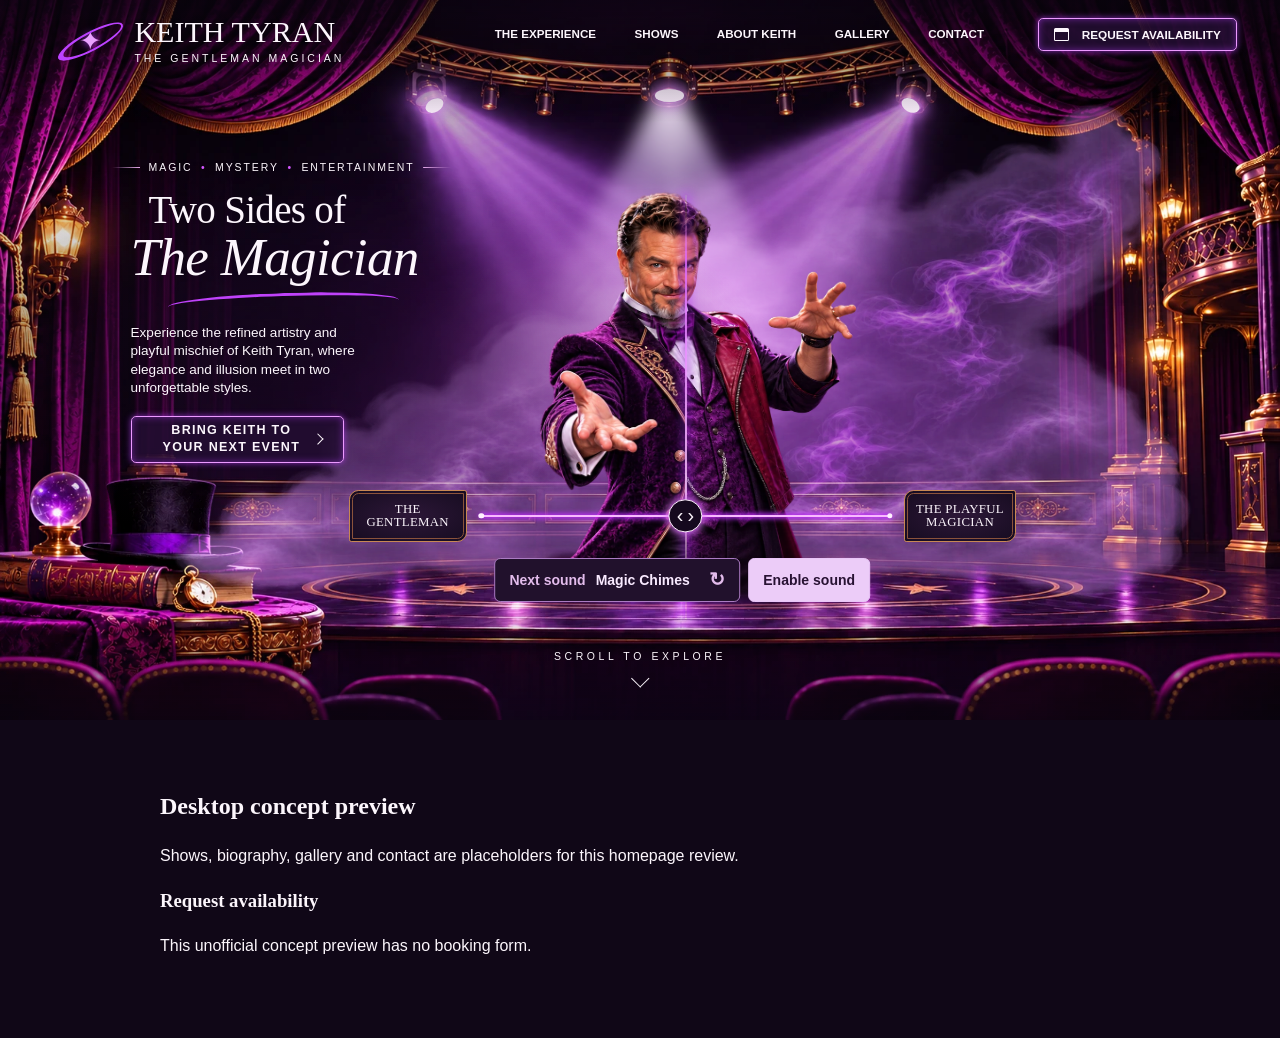
<file: index.html>
<!doctype html>
<html lang="en">
<head>
  <meta charset="utf-8">
  <meta name="viewport" content="width=device-width, initial-scale=1">
  <meta name="robots" content="noindex, nofollow">
  <title>Keith Tyran | Desktop homepage concept</title>
  <link rel="stylesheet" href="styles.css">
  <script src="hero.js" defer></script>
</head>
<body>
  <main>
    <section class="hero" id="experience" aria-labelledby="hero-title">
      <div class="stage" aria-hidden="true">
        <img class="plate" src="assets/hero/stage.webp" alt="" fetchpriority="high">
        <img class="foreground" src="assets/hero/foreground.webp" alt="">
        <img class="beam beam-left" src="assets/hero/beam-left.webp" alt="">
        <div class="beam-center"></div>
        <img class="beam beam-right" src="assets/hero/beam-right.webp" alt="">
        <span class="lens lens-left"></span>
        <span class="lens lens-center"></span>
        <span class="lens lens-right"></span>
        <img class="haze" src="assets/hero/smoke.webp" alt="">
        <div class="stage-cards">
          <div class="stage-card stage-card-high" data-flight="high">
            <img src="assets/hero/card-back.webp" alt="">
          </div>
          <div class="stage-card stage-card-low" data-flight="low">
            <img src="assets/hero/card-back.webp" alt="">
          </div>
          <div class="stage-card stage-card-ace" data-flight="ace">
            <div class="stage-card-turn">
              <img class="stage-card-front" src="assets/hero/card-ace.webp" alt="">
              <img class="stage-card-back" src="assets/hero/card-back.webp" alt="">
            </div>
          </div>
        </div>
        <div class="shade"></div>
        <div class="persona persona-gentleman"><img class="portrait" src="assets/hero/gentleman.webp" alt=""></div>
        <div class="persona persona-playful"><img class="portrait" src="assets/hero/playful.webp" alt=""></div>
        <div class="persona midpoint-face"><img class="portrait" src="assets/hero/gentleman.webp" alt=""></div>
        <div class="reveal"></div>
      </div>

      <header class="masthead">
        <a class="wordmark" href="#experience">
          <span class="orbit" aria-hidden="true">✦</span>
          <span>Keith Tyran<small>The Gentleman Magician</small></span>
        </a>
        <nav aria-label="Main navigation">
          <a href="#experience">The Experience</a>
          <a href="#preview">Shows</a>
          <a href="#preview">About Keith</a>
          <a href="#preview">Gallery</a>
          <a href="#preview">Contact</a>
        </nav>
        <a class="cta header-cta" href="#availability"><span class="calendar" aria-hidden="true"></span>Request availability</a>
      </header>

      <div class="intro">
        <p class="eyebrow">Magic <span>•</span> Mystery <span>•</span> Entertainment</p>
        <h1 id="hero-title">Two Sides of <em>The Magician</em></h1>
        <div class="flourish" aria-hidden="true"></div>
        <p class="description">Experience the refined artistry and playful mischief of Keith Tyran, where elegance and illusion meet in two unforgettable styles.</p>
        <a class="cta hero-cta" href="#availability">Bring Keith to<br> your next event<span class="chevron" aria-hidden="true"></span></a>
      </div>

      <div class="persona-preview">
        <button class="plaque" type="button" data-persona="0">The<br> Gentleman</button>
        <div class="track">
          <input class="persona-range" type="range" min="0" max="100" value="50" aria-label="Reveal the two sides of the magician" aria-valuetext="50% toward The Playful Magician">
          <span class="knob" aria-hidden="true">‹ ›</span>
        </div>
        <button class="plaque" type="button" data-persona="100">The Playful<br> Magician</button>
      </div>
      <div class="hero-audio" role="group" aria-label="Transition audio">
        <button class="sound-choice" type="button">
          <span>Next sound</span>
          <strong id="sound-name" aria-live="polite">Magic Chimes</strong>
          <span class="sound-cycle" aria-hidden="true">↻</span>
        </button>
        <button class="sound-toggle" type="button">Enable sound</button>
        <audio class="transition-audio" src="assets/audio/magic-chimes.wav" preload="none"></audio>
      </div>
      <a class="scroll" href="#preview">Scroll to explore<span class="chevron" aria-hidden="true"></span></a>
    </section>

    <section class="preview" id="preview" aria-labelledby="preview-title">
      <h2 id="preview-title">Desktop concept preview</h2>
      <p>Shows, biography, gallery and contact are placeholders for this homepage review.</p>
      <div id="availability">
        <h3>Request availability</h3>
        <p>This unofficial concept preview has no booking form.</p>
      </div>
    </section>
  </main>
</body>
</html>
</file>
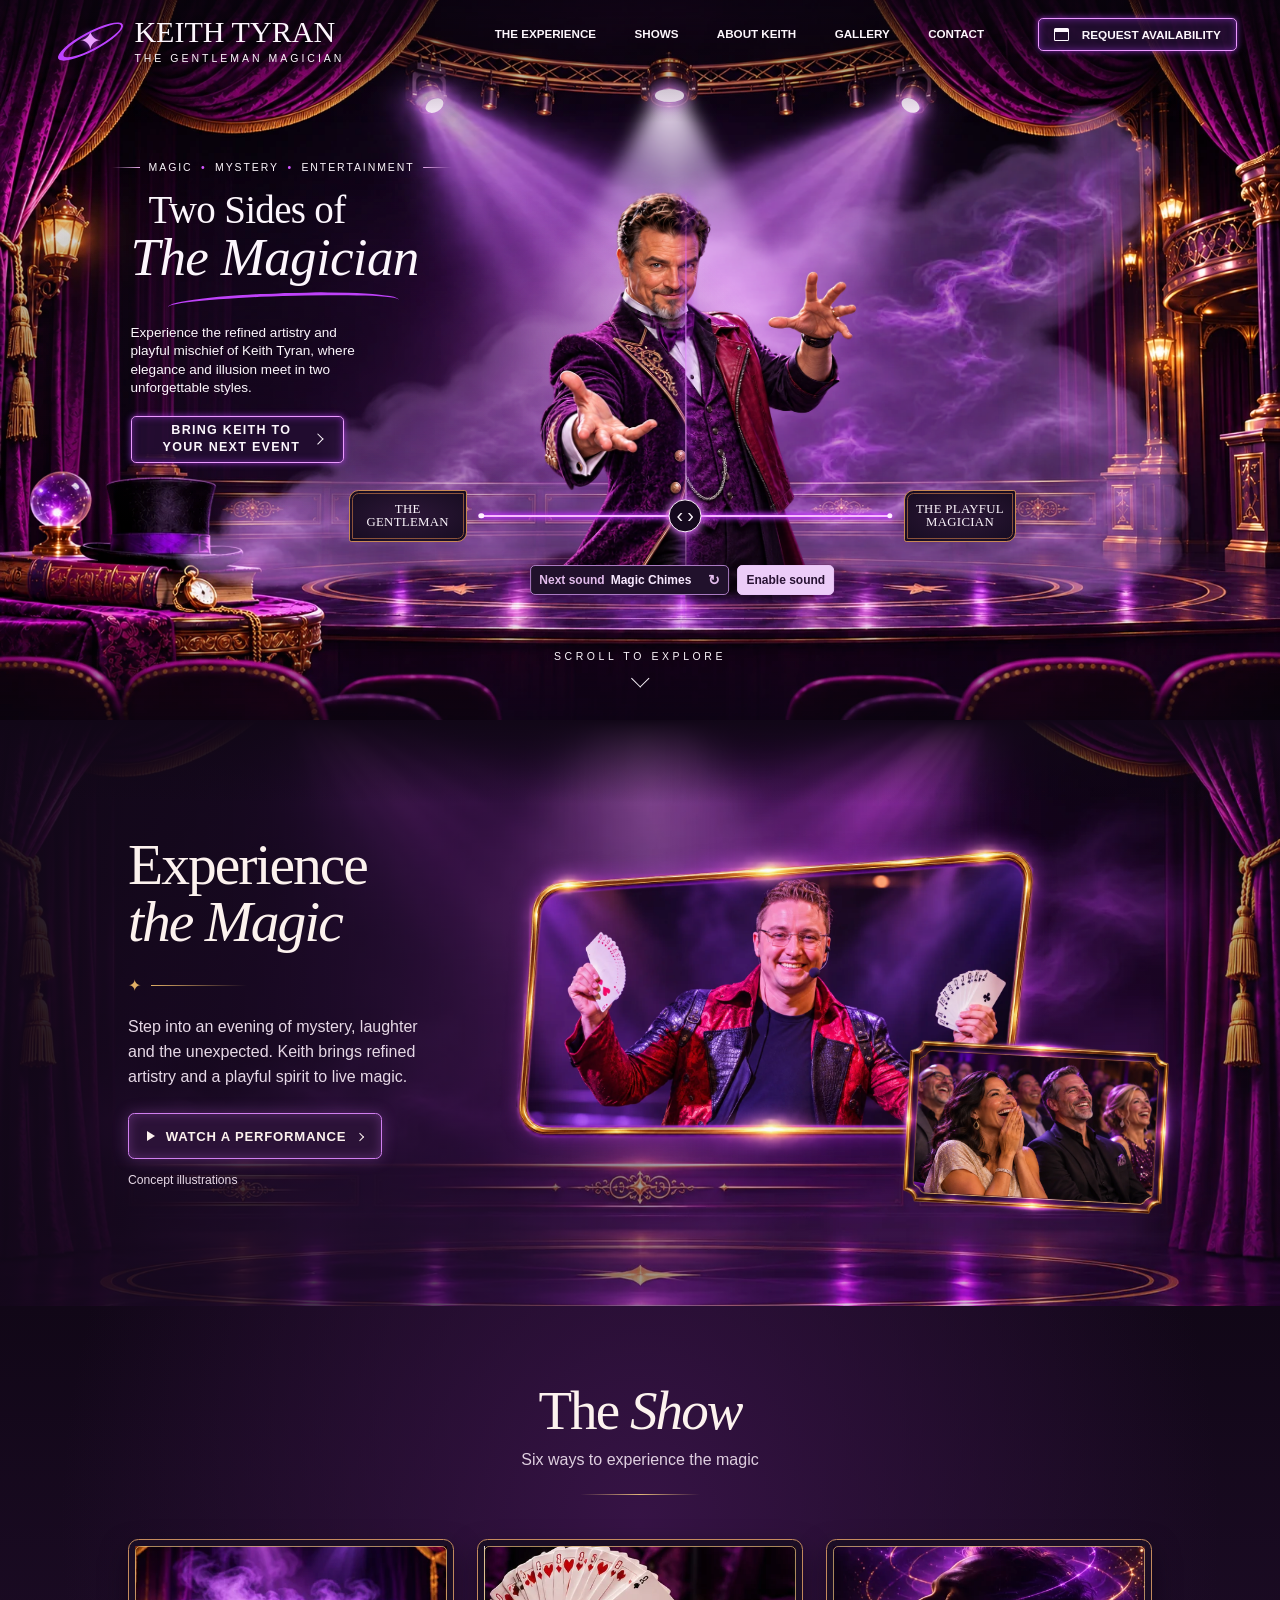
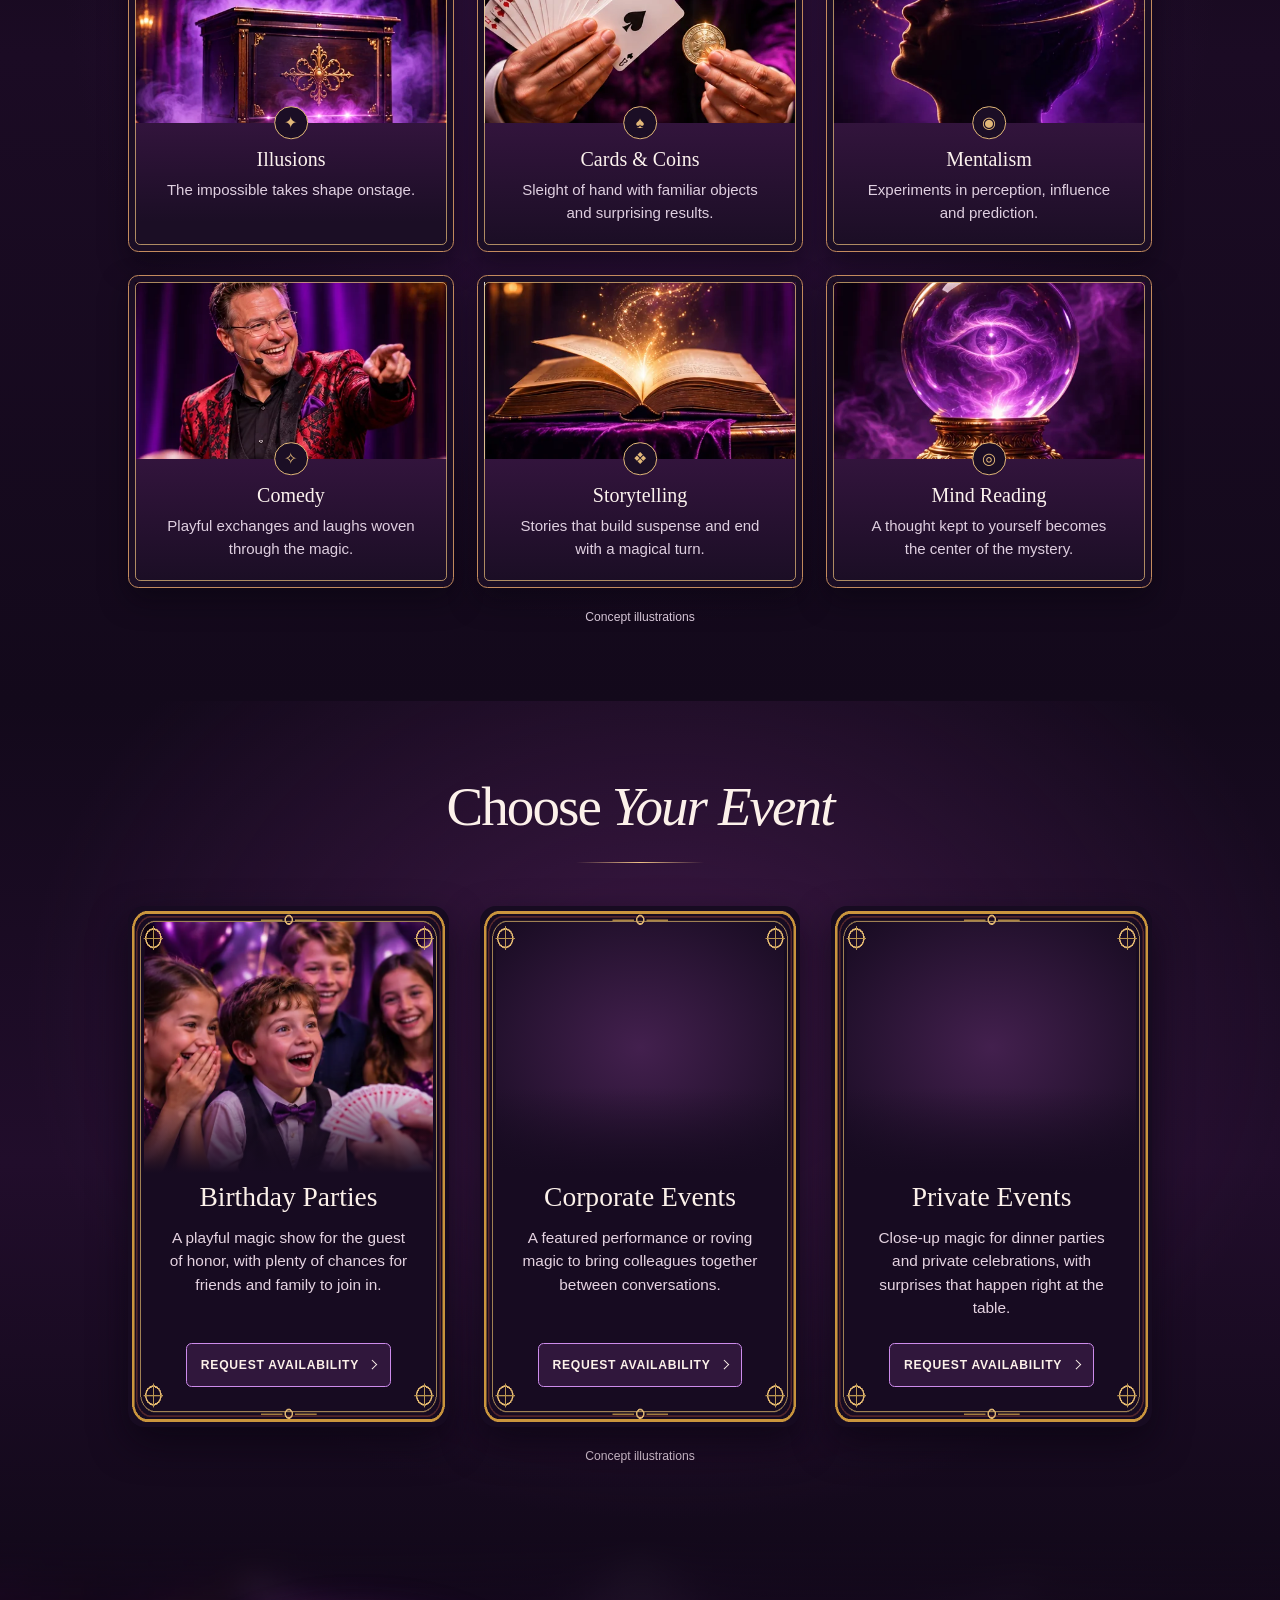
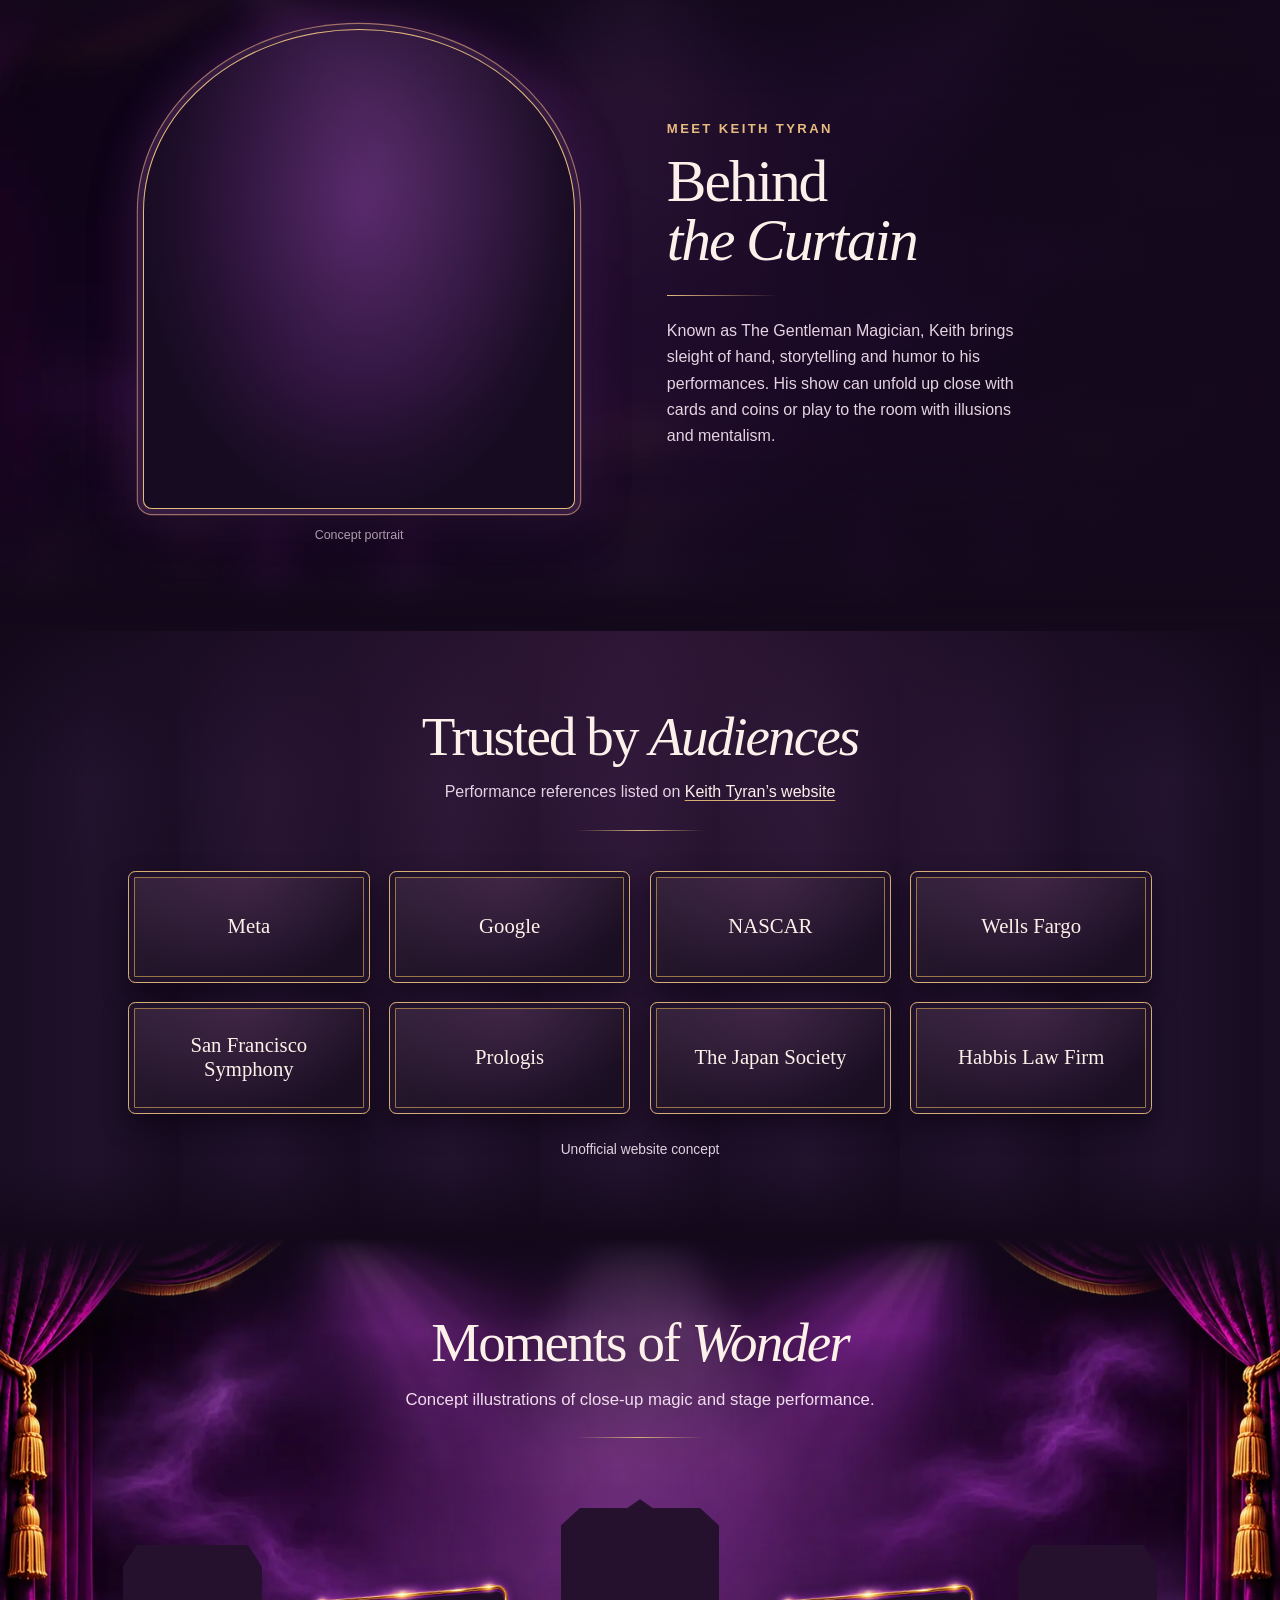
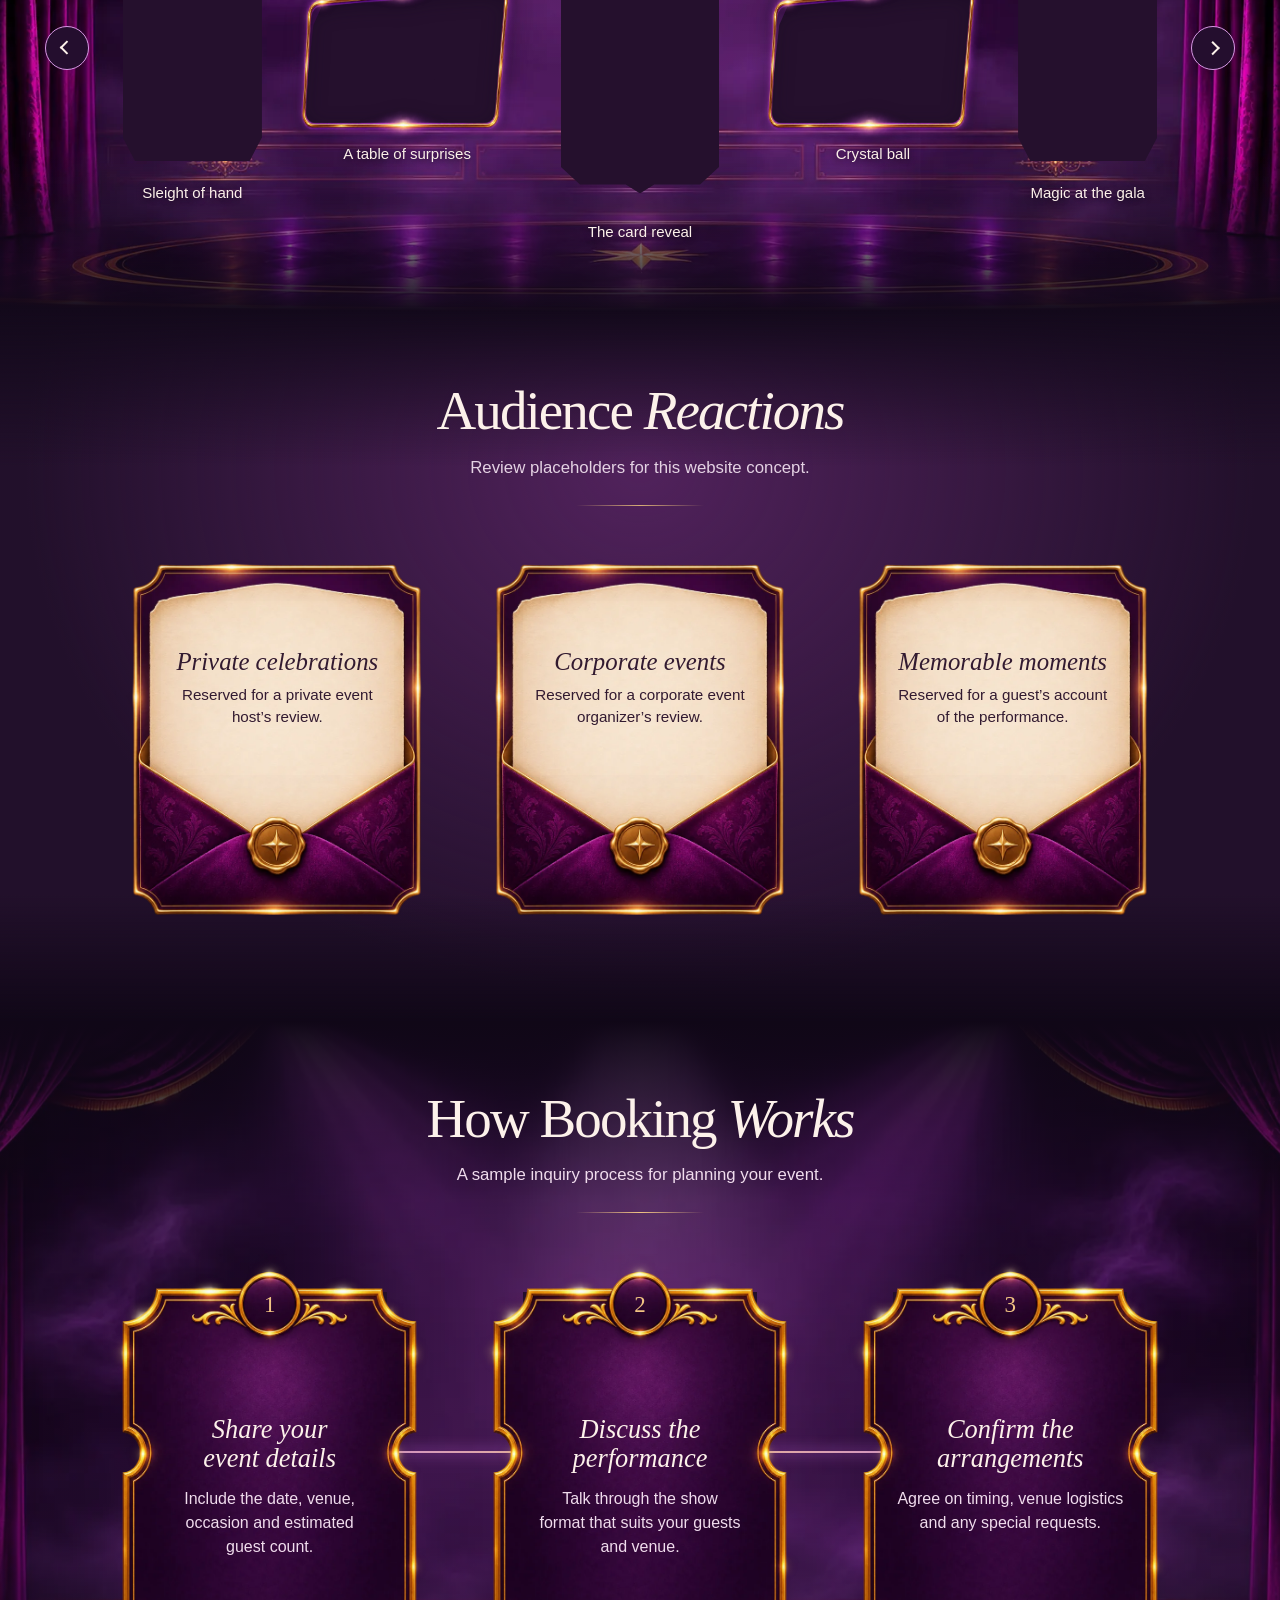
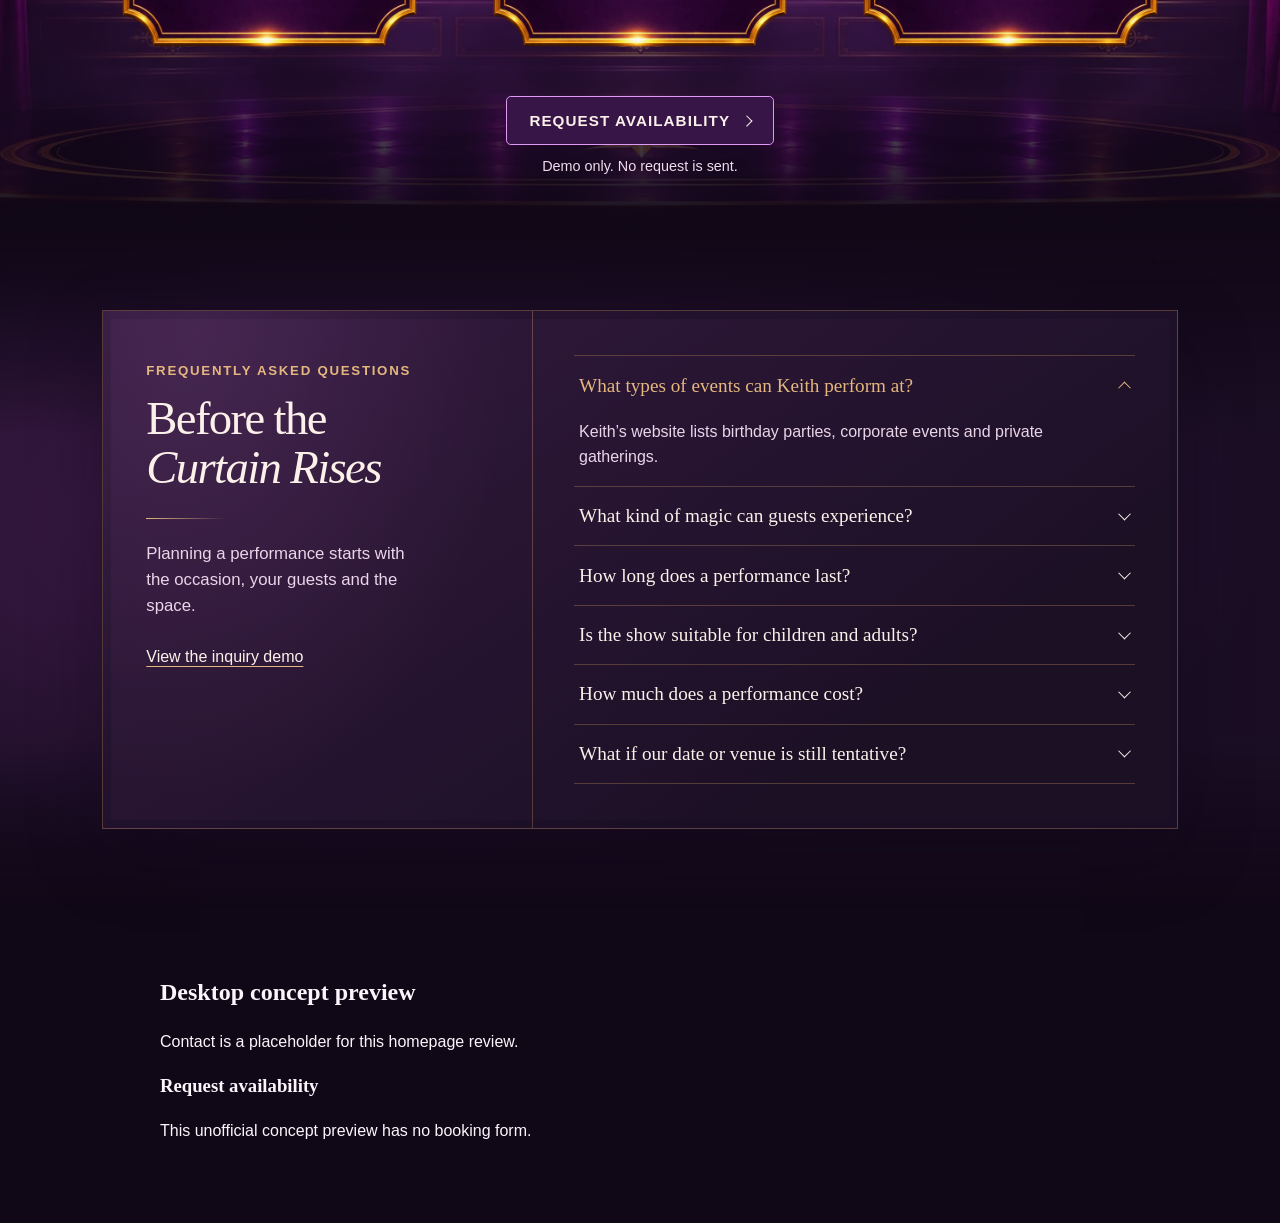
<file: card-reveal-demo.html>
<!doctype html>
<html lang="en">
<head>
  <meta charset="utf-8">
  <meta name="viewport" content="width=device-width, initial-scale=1">
  <meta name="robots" content="noindex, nofollow">
  <title>Keith Tyran | Six-card reveal demo</title>
  <link rel="stylesheet" href="styles.css">
  <link rel="stylesheet" href="card-reveal-demo.css">
  <link rel="stylesheet" href="experience-section.css">
  <link rel="stylesheet" href="show-section.css">
  <link rel="stylesheet" href="event-playbills.css">
  <link rel="stylesheet" href="behind-curtain.css">
  <link rel="stylesheet" href="audience-references.css">
  <link rel="stylesheet" href="wonder-gallery.css">
  <link rel="stylesheet" href="audience-reactions.css">
  <link rel="stylesheet" href="booking-steps.css">
  <link rel="stylesheet" href="curtain-faq.css">
  <script src="hero.js" defer></script>
  <script src="card-reveal-demo.js" defer></script>
  <script src="experience-section.js" defer></script>
  <script src="deferred-section-art.js" defer></script>
  <script src="wonder-gallery.js" defer></script>
</head>
<body>
  <main>
    <section class="hero" id="experience" aria-labelledby="hero-title" data-card-reveal-demo>
      <div class="stage" aria-hidden="true">
        <img class="plate" src="assets/hero/stage.webp" alt="" fetchpriority="high">
        <img class="foreground" src="assets/hero/foreground.webp" alt="">
        <div class="stage-lantern">
          <img class="lantern-dim" src="assets/hero/reveal/lantern-dim.webp" alt="">
          <img class="lantern-unlit" src="assets/hero/reveal/lantern-unlit.webp" alt="">
        </div>
        <div class="stage-orb">
          <img class="orb-shadow" src="assets/hero/reveal/orb-shadow.webp" alt="">
          <img class="orb-seer" src="assets/hero/reveal/orb-seer.webp" alt="">
        </div>
        <img class="beam beam-left" data-src="assets/hero/reveal/beam-left.webp" alt="">
        <div class="beam-center"></div>
        <img class="beam beam-right" data-src="assets/hero/reveal/beam-right.webp" alt="">
        <span class="lens lens-left"></span>
        <span class="lens lens-center"></span>
        <span class="lens lens-right"></span>
        <img class="haze" data-src="assets/hero/reveal/smoke.webp" alt="">
        <div class="stage-cards">
          <div class="stage-card stage-card-high" data-flight="high">
            <img data-src="assets/hero/card-back.webp" alt="">
          </div>
          <div class="stage-card stage-card-low" data-flight="low">
            <img data-src="assets/hero/card-back.webp" alt="">
          </div>
          <div class="stage-card stage-card-small-red" data-flight="small-red">
            <img data-src="assets/hero/card-back.webp" alt="">
          </div>
          <div class="stage-card stage-card-far" data-flight="far">
            <img data-src="assets/hero/card-back.webp" alt="">
          </div>
          <div class="stage-card stage-card-ace" data-flight="ace">
            <div class="stage-card-turn">
              <img class="stage-card-front" data-src="assets/hero/card-ace.webp" alt="">
              <img class="stage-card-back" data-src="assets/hero/card-back.webp" alt="">
            </div>
          </div>
        </div>
        <div class="shade"></div>
        <div class="persona persona-gentleman"><img class="portrait" src="assets/hero/gentleman.webp" alt="" fetchpriority="high"></div>
        <div class="persona persona-playful"><img class="portrait" src="assets/hero/playful.webp" alt="" fetchpriority="high"></div>
        <div class="persona midpoint-face"><img class="portrait" src="assets/hero/gentleman.webp" alt=""></div>
        <div class="reveal"></div>
        <div class="stage-card stage-card-near" data-flight="near">
          <img data-src="assets/hero/reveal/king-of-hearts.webp" alt="">
        </div>
      </div>

      <header class="masthead">
        <a class="wordmark" href="#experience">
          <span class="orbit" aria-hidden="true">✦</span>
          <span>Keith Tyran<small>The Gentleman Magician</small></span>
        </a>
        <nav aria-label="Main navigation">
          <a href="#experience">The Experience</a>
          <a href="#show">Shows</a>
          <a href="#about">About Keith</a>
          <a href="#gallery">Gallery</a>
          <a href="#preview">Contact</a>
        </nav>
        <a class="cta header-cta" href="#availability"><span class="calendar" aria-hidden="true"></span>Request availability</a>
      </header>

      <div class="intro">
        <p class="eyebrow">Magic <span>•</span> Mystery <span>•</span> Entertainment</p>
        <h1 id="hero-title">Two Sides of <em>The Magician</em></h1>
        <div class="flourish" aria-hidden="true"></div>
        <p class="description">Experience the refined artistry and playful mischief of Keith Tyran, where elegance and illusion meet in two unforgettable styles.</p>
        <a class="cta hero-cta" href="#availability">Bring Keith to<br> your next event<span class="chevron" aria-hidden="true"></span></a>
      </div>

      <div class="persona-preview">
        <button class="plaque" type="button" data-persona="0">The<br> Gentleman</button>
        <div class="track">
          <input class="persona-range" type="range" min="0" max="100" value="50" aria-label="Reveal the two sides of the magician" aria-valuetext="50% toward The Playful Magician">
          <span class="knob" aria-hidden="true">‹ ›</span>
        </div>
        <button class="plaque" type="button" data-persona="100">The Playful<br> Magician</button>
      </div>
      <div class="hero-audio" role="group" aria-label="Transition audio">
        <button class="sound-choice" type="button">
          <span>Next sound</span>
          <strong id="sound-name" aria-live="polite">Magic Chimes</strong>
          <span class="sound-cycle" aria-hidden="true">↻</span>
        </button>
        <button class="sound-toggle" type="button">Enable sound</button>
        <audio class="transition-audio" src="assets/audio/remix/magic-chimes.wav" preload="none"></audio>
      </div>
      <a class="scroll" href="#experience-the-magic">Scroll to explore<span class="chevron" aria-hidden="true"></span></a>
    </section>

    <section class="magic-experience" id="experience-the-magic" aria-labelledby="experience-section-title">
      <img class="magic-experience__backdrop" data-src="assets/section02_experience/experience_stage_background.webp" width="1672" height="941" alt="" decoding="async" fetchpriority="low">
      <noscript>
        <img class="magic-experience__backdrop" src="assets/section02_experience/experience_stage_background.webp" width="1672" height="941" alt="" loading="lazy">
      </noscript>

      <div class="magic-experience__layout">
        <div class="magic-experience__copy">
          <h2 id="experience-section-title">Experience <em>the Magic</em></h2>
          <span class="magic-experience__ornament" aria-hidden="true">✦</span>
          <p class="magic-experience__intro">Step into an evening of mystery, laughter and the unexpected. Keith brings refined artistry and a playful spirit to live magic.</p>
          <details class="magic-experience__watch">
            <summary>
              <span class="magic-experience__play" aria-hidden="true"></span>
              Watch a performance
              <span class="magic-experience__chevron" aria-hidden="true"></span>
            </summary>
            <p class="magic-experience__notice">Performance video is unavailable in this concept preview.</p>
          </details>
          <p class="magic-experience__credit">Concept illustrations</p>
        </div>

        <div class="magic-experience__art">
          <div class="magic-experience__picture magic-experience__picture--main">
            <img class="magic-experience__photo" data-src="assets/section02_experience/experience_performance_photo.webp" width="1448" height="1086" alt="Illustration of a stage magician sending playing cards into the air" decoding="async" fetchpriority="low">
            <img class="magic-experience__frame" data-src="assets/section02_experience/experience_main_frame.webp" width="1536" height="1024" alt="" decoding="async" fetchpriority="low">
            <noscript>
              <img class="magic-experience__photo" src="assets/section02_experience/experience_performance_photo.webp" width="1448" height="1086" alt="Illustration of a stage magician sending playing cards into the air" loading="lazy">
              <img class="magic-experience__frame" src="assets/section02_experience/experience_main_frame.webp" width="1536" height="1024" alt="" loading="lazy">
            </noscript>
          </div>
          <div class="magic-experience__picture magic-experience__picture--small">
            <img class="magic-experience__photo" data-src="assets/section02_experience/experience_audience_photo.webp" width="1536" height="1024" alt="Illustration of guests laughing and applauding during a magic show" decoding="async" fetchpriority="low">
            <img class="magic-experience__frame" data-src="assets/section02_experience/experience_secondary_frame.webp" width="1448" height="1086" alt="" decoding="async" fetchpriority="low">
            <noscript>
              <img class="magic-experience__photo" src="assets/section02_experience/experience_audience_photo.webp" width="1536" height="1024" alt="Illustration of guests laughing and applauding during a magic show" loading="lazy">
              <img class="magic-experience__frame" src="assets/section02_experience/experience_secondary_frame.webp" width="1448" height="1086" alt="" loading="lazy">
            </noscript>
          </div>
          <div class="magic-experience__glow" aria-hidden="true"></div>
        </div>
      </div>
    </section>

    <section class="magic-show" id="show" aria-labelledby="show-title">
      <h2 id="show-title">The <em>Show</em></h2>
      <p class="magic-show__intro">Six ways to experience the magic</p>
      <ul class="magic-show__grid" data-deferred-art>
        <li class="magic-show__panel" style="--show-crop: 50% 46%">
          <div class="magic-show__art">
            <img data-src="assets/section03_show/show_01_illusions.webp" alt="A purple-lit illusion cabinet" decoding="async" fetchpriority="low">
            <noscript><img src="assets/section03_show/show_01_illusions.webp" alt="A purple-lit illusion cabinet" loading="lazy"></noscript>
          </div>
          <div class="magic-show__caption">
            <span class="magic-show__symbol" aria-hidden="true">✦</span>
            <h3>Illusions</h3>
            <p>The impossible takes shape onstage.</p>
          </div>
        </li>
        <li class="magic-show__panel" style="--show-crop: 50% 30%">
          <div class="magic-show__art">
            <img data-src="assets/section03_show/show_02_cards_and_coins.webp" alt="A playing card and coin suspended in violet light" decoding="async" fetchpriority="low">
            <noscript><img src="assets/section03_show/show_02_cards_and_coins.webp" alt="A playing card and coin suspended in violet light" loading="lazy"></noscript>
          </div>
          <div class="magic-show__caption">
            <span class="magic-show__symbol" aria-hidden="true">♠</span>
            <h3>Cards &amp; Coins</h3>
            <p>Sleight of hand with familiar objects and surprising results.</p>
          </div>
        </li>
        <li class="magic-show__panel" style="--show-crop: 50% 47%">
          <div class="magic-show__art">
            <img data-src="assets/section03_show/show_03_mentalism.webp" alt="A profile framed by concentric rings of light" decoding="async" fetchpriority="low">
            <noscript><img src="assets/section03_show/show_03_mentalism.webp" alt="A profile framed by concentric rings of light" loading="lazy"></noscript>
          </div>
          <div class="magic-show__caption">
            <span class="magic-show__symbol" aria-hidden="true">◉</span>
            <h3>Mentalism</h3>
            <p>Experiments in perception, influence and prediction.</p>
          </div>
        </li>
        <li class="magic-show__panel" style="--show-crop: 50% 27%">
          <div class="magic-show__art">
            <img data-src="assets/section03_show/show_04_comedy.webp" alt="An illustrated magician joking with an audience" decoding="async" fetchpriority="low">
            <noscript><img src="assets/section03_show/show_04_comedy.webp" alt="An illustrated magician joking with an audience" loading="lazy"></noscript>
          </div>
          <div class="magic-show__caption">
            <span class="magic-show__symbol" aria-hidden="true">✧</span>
            <h3>Comedy</h3>
            <p>Playful exchanges and laughs woven through the magic.</p>
          </div>
        </li>
        <li class="magic-show__panel" style="--show-crop: 50% 52%">
          <div class="magic-show__art">
            <img data-src="assets/section03_show/show_05_storytelling.webp" alt="An open book with glowing pages" decoding="async" fetchpriority="low">
            <noscript><img src="assets/section03_show/show_05_storytelling.webp" alt="An open book with glowing pages" loading="lazy"></noscript>
          </div>
          <div class="magic-show__caption">
            <span class="magic-show__symbol" aria-hidden="true">❖</span>
            <h3>Storytelling</h3>
            <p>Stories that build suspense and end with a magical turn.</p>
          </div>
        </li>
        <li class="magic-show__panel" style="--show-crop: 50% 37%">
          <div class="magic-show__art">
            <img data-src="assets/section03_show/show_06_mind_reading.webp" alt="A glowing crystal ball on a theatrical pedestal" decoding="async" fetchpriority="low">
            <noscript><img src="assets/section03_show/show_06_mind_reading.webp" alt="A glowing crystal ball on a theatrical pedestal" loading="lazy"></noscript>
          </div>
          <div class="magic-show__caption">
            <span class="magic-show__symbol" aria-hidden="true">◎</span>
            <h3>Mind Reading</h3>
            <p>A thought kept to yourself becomes the center of the mystery.</p>
          </div>
        </li>
      </ul>
      <p class="magic-show__credit">Concept illustrations</p>
    </section>

    <section class="event-playbills" id="events" aria-labelledby="events-title">
      <h2 id="events-title">Choose <em>Your Event</em></h2>
      <div class="event-playbills__grid" data-deferred-art>
        <article class="event-playbills__card event-playbills__card--birthday">
          <div class="event-playbills__art">
            <img data-src="assets/section04_events/birthday_event.webp" alt="Children react to a fan of playing cards at a birthday party" decoding="async" fetchpriority="low">
            <noscript><img src="assets/section04_events/birthday_event.webp" alt="Children react to a fan of playing cards at a birthday party" loading="lazy"></noscript>
          </div>
          <img class="event-playbills__frame" data-src="assets/section04_events/playbill_frame_transparent.webp" alt="" decoding="async" fetchpriority="low">
          <noscript><img class="event-playbills__frame" src="assets/section04_events/playbill_frame_transparent.webp" alt="" loading="lazy"></noscript>
          <div class="event-playbills__body">
            <h3>Birthday Parties</h3>
            <p>A playful magic show for the guest of honor, with plenty of chances for friends and family to join in.</p>
            <a href="#availability" aria-label="Request availability for birthday parties">Request availability</a>
          </div>
        </article>
        <article class="event-playbills__card event-playbills__card--corporate">
          <div class="event-playbills__art">
            <img data-src="assets/section04_events/corporate_event.webp" alt="Guests at a reception laugh as a performer holds up a coin" decoding="async" fetchpriority="low">
            <noscript><img src="assets/section04_events/corporate_event.webp" alt="Guests at a reception laugh as a performer holds up a coin" loading="lazy"></noscript>
          </div>
          <img class="event-playbills__frame" data-src="assets/section04_events/playbill_frame_transparent.webp" alt="" decoding="async" fetchpriority="low">
          <noscript><img class="event-playbills__frame" src="assets/section04_events/playbill_frame_transparent.webp" alt="" loading="lazy"></noscript>
          <div class="event-playbills__body">
            <h3>Corporate Events</h3>
            <p>A featured performance or roving magic to bring colleagues together between conversations.</p>
            <a href="#availability" aria-label="Request availability for corporate events">Request availability</a>
          </div>
        </article>
        <article class="event-playbills__card event-playbills__card--private">
          <div class="event-playbills__art">
            <img data-src="assets/section04_events/private_event.webp" alt="Guests watch close-up magic at a private celebration" decoding="async" fetchpriority="low">
            <noscript><img src="assets/section04_events/private_event.webp" alt="Guests watch close-up magic at a private celebration" loading="lazy"></noscript>
          </div>
          <img class="event-playbills__frame" data-src="assets/section04_events/playbill_frame_transparent.webp" alt="" decoding="async" fetchpriority="low">
          <noscript><img class="event-playbills__frame" src="assets/section04_events/playbill_frame_transparent.webp" alt="" loading="lazy"></noscript>
          <div class="event-playbills__body">
            <h3>Private Events</h3>
            <p>Close-up magic for dinner parties and private celebrations, with surprises that happen right at the table.</p>
            <a href="#availability" aria-label="Request availability for private events">Request availability</a>
          </div>
        </article>
      </div>
      <p class="event-playbills__credit">Concept illustrations</p>
    </section>

    <section class="behind-curtain" id="about" aria-labelledby="about-title" data-deferred-art>
      <img class="behind-curtain__atmosphere" data-src="assets/section05_behind_curtain/behind_curtain_atmosphere.webp" alt="" decoding="async" fetchpriority="low">
      <noscript><img class="behind-curtain__atmosphere" src="assets/section05_behind_curtain/behind_curtain_atmosphere.webp" alt="" loading="lazy"></noscript>
      <div class="behind-curtain__layout">
        <figure class="behind-curtain__portrait">
          <div class="behind-curtain__arch">
            <img data-src="assets/section05_behind_curtain/magician_portrait_concept.webp" alt="Concept portrait of Keith Tyran in purple stage attire" decoding="async" fetchpriority="low">
            <noscript><img src="assets/section05_behind_curtain/magician_portrait_concept.webp" alt="Concept portrait of Keith Tyran in purple stage attire" loading="lazy"></noscript>
          </div>
          <figcaption>Concept portrait</figcaption>
        </figure>
        <div class="behind-curtain__copy">
          <p class="behind-curtain__label">Meet Keith Tyran</p>
          <h2 id="about-title">Behind <em>the Curtain</em></h2>
          <p>Known as The Gentleman Magician, Keith brings sleight of hand, storytelling and humor to his performances. His show can unfold up close with cards and coins or play to the room with illusions and mentalism.</p>
        </div>
      </div>
    </section>

    <section class="audience-references" id="clients" aria-labelledby="clients-title">
      <h2 id="clients-title">Trusted by <em>Audiences</em></h2>
      <p class="audience-references__source">Performance references listed on <a href="https://www.keithtyran.com/">Keith Tyran’s website</a></p>
      <ul class="audience-references__grid">
        <li>Meta</li>
        <li>Google</li>
        <li>NASCAR</li>
        <li>Wells Fargo</li>
        <li>San Francisco Symphony</li>
        <li>Prologis</li>
        <li>The Japan Society</li>
        <li>Habbis Law Firm</li>
      </ul>
      <p class="audience-references__note">Unofficial website concept</p>
    </section>

    <section class="wonder-gallery" id="gallery" aria-labelledby="gallery-title" data-deferred-art>
      <img class="wonder-gallery__scene" data-src="assets/section07_gallery/gallery_stage.webp" alt="" decoding="async" fetchpriority="low">
      <noscript><img class="wonder-gallery__scene" src="assets/section07_gallery/gallery_stage.webp" alt="" loading="lazy"></noscript>
      <h2 id="gallery-title">Moments of <em>Wonder</em></h2>
      <p class="wonder-gallery__intro">Concept illustrations of close-up magic and stage performance.</p>

      <div class="wonder-gallery__display">
        <button class="wonder-gallery__arrow" type="button" data-gallery-step="-1" aria-label="Previous gallery arrangement" hidden>
          <span aria-hidden="true"></span>
        </button>
        <div class="wonder-gallery__strip">
          <figure class="wonder-gallery__piece">
            <a class="wonder-gallery__art" href="assets/section07_gallery/gallery_cards_closeup.webp">
              <span class="wonder-gallery__opening">
                <img data-src="assets/section07_gallery/gallery_cards_closeup.webp" alt="Hands fan a deck of playing cards over a purple velvet table" decoding="async" fetchpriority="low">
                <noscript><img src="assets/section07_gallery/gallery_cards_closeup.webp" alt="Hands fan a deck of playing cards over a purple velvet table" loading="lazy"></noscript>
              </span>
              <img class="wonder-gallery__frame" data-src="assets/section07_gallery/gallery_frame_portrait.webp" alt="" decoding="async" fetchpriority="low">
              <noscript><img class="wonder-gallery__frame" src="assets/section07_gallery/gallery_frame_portrait.webp" alt="" loading="lazy"></noscript>
            </a>
            <figcaption>Sleight of hand</figcaption>
          </figure>
          <figure class="wonder-gallery__piece wonder-gallery__piece--landscape">
            <a class="wonder-gallery__art" href="assets/section07_gallery/gallery_reaction_table.webp">
              <span class="wonder-gallery__opening">
                <img data-src="assets/section07_gallery/gallery_reaction_table.webp" alt="Three guests laugh as a hand holds up the ace of spades" decoding="async" fetchpriority="low">
                <noscript><img src="assets/section07_gallery/gallery_reaction_table.webp" alt="Three guests laugh as a hand holds up the ace of spades" loading="lazy"></noscript>
              </span>
              <img class="wonder-gallery__frame" data-src="assets/section02_experience/experience_main_frame.webp" alt="" decoding="async" fetchpriority="low">
              <noscript><img class="wonder-gallery__frame" src="assets/section02_experience/experience_main_frame.webp" alt="" loading="lazy"></noscript>
            </a>
            <figcaption>A table of surprises</figcaption>
          </figure>
          <figure class="wonder-gallery__piece wonder-gallery__piece--featured">
            <a class="wonder-gallery__art" href="assets/section07_gallery/gallery_featured_magician.webp">
              <span class="wonder-gallery__opening">
                <img data-src="assets/section07_gallery/gallery_featured_magician.webp" alt="A magician in a red jacket presents a heart-suit playing card" decoding="async" fetchpriority="low">
                <noscript><img src="assets/section07_gallery/gallery_featured_magician.webp" alt="A magician in a red jacket presents a heart-suit playing card" loading="lazy"></noscript>
              </span>
              <img class="wonder-gallery__frame" data-src="assets/section07_gallery/gallery_frame_featured.webp" alt="" decoding="async" fetchpriority="low">
              <noscript><img class="wonder-gallery__frame" src="assets/section07_gallery/gallery_frame_featured.webp" alt="" loading="lazy"></noscript>
            </a>
            <figcaption>The card reveal</figcaption>
          </figure>
          <figure class="wonder-gallery__piece wonder-gallery__piece--landscape">
            <a class="wonder-gallery__art" href="assets/section07_gallery/gallery_crystal.webp">
              <span class="wonder-gallery__opening">
                <img data-src="assets/section07_gallery/gallery_crystal.webp" alt="A crystal ball glows violet on a velvet-draped stage" decoding="async" fetchpriority="low">
                <noscript><img src="assets/section07_gallery/gallery_crystal.webp" alt="A crystal ball glows violet on a velvet-draped stage" loading="lazy"></noscript>
              </span>
              <img class="wonder-gallery__frame" data-src="assets/section02_experience/experience_main_frame.webp" alt="" decoding="async" fetchpriority="low">
              <noscript><img class="wonder-gallery__frame" src="assets/section02_experience/experience_main_frame.webp" alt="" loading="lazy"></noscript>
            </a>
            <figcaption>Crystal ball</figcaption>
          </figure>
          <figure class="wonder-gallery__piece">
            <a class="wonder-gallery__art" href="assets/section07_gallery/gallery_gala.webp">
              <span class="wonder-gallery__opening">
                <img data-src="assets/section07_gallery/gallery_gala.webp" alt="A guest smiles as a magician shows her a fan of cards" decoding="async" fetchpriority="low">
                <noscript><img src="assets/section07_gallery/gallery_gala.webp" alt="A guest smiles as a magician shows her a fan of cards" loading="lazy"></noscript>
              </span>
              <img class="wonder-gallery__frame" data-src="assets/section07_gallery/gallery_frame_portrait.webp" alt="" decoding="async" fetchpriority="low">
              <noscript><img class="wonder-gallery__frame" src="assets/section07_gallery/gallery_frame_portrait.webp" alt="" loading="lazy"></noscript>
            </a>
            <figcaption>Magic at the gala</figcaption>
          </figure>
        </div>
        <button class="wonder-gallery__arrow" type="button" data-gallery-step="1" aria-label="Next gallery arrangement" hidden>
          <span aria-hidden="true"></span>
        </button>
      </div>
      <p class="wonder-gallery__status" role="status"></p>

      <dialog class="wonder-gallery__lightbox" aria-labelledby="gallery-lightbox-title" aria-describedby="gallery-lightbox-note">
        <button class="wonder-gallery__close" type="button" autofocus>Close</button>
        <figure>
          <img alt="" decoding="async">
          <figcaption id="gallery-lightbox-title"></figcaption>
        </figure>
        <p id="gallery-lightbox-note">Concept illustration</p>
      </dialog>
    </section>

    <section class="audience-reactions" id="reactions" aria-labelledby="reactions-title">
      <h2 id="reactions-title">Audience <em>Reactions</em></h2>
      <p class="audience-reactions__intro">Review placeholders for this website concept.</p>

      <ul class="audience-reactions__letters" data-deferred-art>
        <li class="audience-reactions__letter">
          <img data-src="assets/section08_reactions/review_letter_blank.webp" width="700" height="875" alt="" decoding="async" fetchpriority="low">
          <noscript><img src="assets/section08_reactions/review_letter_blank.webp" width="700" height="875" alt="" loading="lazy"></noscript>
          <div class="audience-reactions__copy">
            <h3>Private celebrations</h3>
            <p>Reserved for a private event host’s review.</p>
          </div>
        </li>
        <li class="audience-reactions__letter">
          <img data-src="assets/section08_reactions/review_letter_blank.webp" width="700" height="875" alt="" decoding="async" fetchpriority="low">
          <noscript><img src="assets/section08_reactions/review_letter_blank.webp" width="700" height="875" alt="" loading="lazy"></noscript>
          <div class="audience-reactions__copy">
            <h3>Corporate events</h3>
            <p>Reserved for a corporate event organizer’s review.</p>
          </div>
        </li>
        <li class="audience-reactions__letter">
          <img data-src="assets/section08_reactions/review_letter_blank.webp" width="700" height="875" alt="" decoding="async" fetchpriority="low">
          <noscript><img src="assets/section08_reactions/review_letter_blank.webp" width="700" height="875" alt="" loading="lazy"></noscript>
          <div class="audience-reactions__copy">
            <h3>Memorable moments</h3>
            <p>Reserved for a guest’s account of the performance.</p>
          </div>
        </li>
      </ul>
    </section>

    <section class="booking-steps" id="booking" aria-labelledby="booking-title" data-deferred-art>
      <img class="booking-steps__scene" data-src="assets/section07_gallery/gallery_stage.webp" alt="" decoding="async" fetchpriority="low">
      <noscript><img class="booking-steps__scene" src="assets/section07_gallery/gallery_stage.webp" alt="" loading="lazy"></noscript>
      <h2 id="booking-title">How Booking <em>Works</em></h2>
      <p class="booking-steps__intro">A sample inquiry process for planning your event.</p>

      <ol class="booking-steps__tickets" role="list">
        <li class="booking-steps__ticket">
          <img data-src="assets/section09_booking/booking_ticket_frame.webp" width="780" height="975" alt="" decoding="async" fetchpriority="low">
          <noscript><img src="assets/section09_booking/booking_ticket_frame.webp" width="780" height="975" alt="" loading="lazy"></noscript>
          <span class="booking-steps__number" aria-hidden="true">1</span>
          <div class="booking-steps__copy">
            <h3>Share your event details</h3>
            <p>Include the date, venue, occasion and estimated guest count.</p>
          </div>
        </li>
        <li class="booking-steps__ticket">
          <img data-src="assets/section09_booking/booking_ticket_frame.webp" width="780" height="975" alt="" decoding="async" fetchpriority="low">
          <noscript><img src="assets/section09_booking/booking_ticket_frame.webp" width="780" height="975" alt="" loading="lazy"></noscript>
          <span class="booking-steps__number" aria-hidden="true">2</span>
          <div class="booking-steps__copy">
            <h3>Discuss the performance</h3>
            <p>Talk through the show format that suits your guests and venue.</p>
          </div>
        </li>
        <li class="booking-steps__ticket">
          <img data-src="assets/section09_booking/booking_ticket_frame.webp" width="780" height="975" alt="" decoding="async" fetchpriority="low">
          <noscript><img src="assets/section09_booking/booking_ticket_frame.webp" width="780" height="975" alt="" loading="lazy"></noscript>
          <span class="booking-steps__number" aria-hidden="true">3</span>
          <div class="booking-steps__copy">
            <h3>Confirm the arrangements</h3>
            <p>Agree on timing, venue logistics and any special requests.</p>
          </div>
        </li>
      </ol>

      <a class="booking-steps__request" href="#availability" aria-describedby="booking-demo-note">Request availability</a>
      <p class="booking-steps__note" id="booking-demo-note">Demo only. No request is sent.</p>
    </section>

    <section class="curtain-faq" id="faq" aria-labelledby="faq-title">
      <div class="curtain-faq__program">
        <div class="curtain-faq__intro">
          <p class="curtain-faq__label">Frequently asked questions</p>
          <h2 id="faq-title">Before the <em>Curtain Rises</em></h2>
          <p>Planning a performance starts with the occasion, your guests and the space.</p>
          <a href="#availability">View the inquiry demo</a>
        </div>

        <div class="curtain-faq__questions">
          <details open>
            <summary>What types of events can Keith perform at?</summary>
            <p>Keith’s website lists birthday parties, corporate events and private gatherings.</p>
          </details>
          <details>
            <summary>What kind of magic can guests experience?</summary>
            <p>Keith describes close-up, walk-around and stage or parlour magic. His repertoire includes cards, coins, illusions and mentalism.</p>
          </details>
          <details>
            <summary>How long does a performance last?</summary>
            <p>Published packages vary by event. Some pair a short show with a separate close-up or walk-around set. Confirm the running time when discussing your event.</p>
          </details>
          <details>
            <summary>Is the show suitable for children and adults?</summary>
            <p>Keith describes performances for a range of ages. Share your guests’ ages when discussing the show so you can choose a suitable format.</p>
          </details>
          <details>
            <summary>How much does a performance cost?</summary>
            <p>Keith’s website describes custom pricing. The date, location, estimated guest count and preferred format are useful details to include when asking for a quote.</p>
          </details>
          <details>
            <summary>What if our date or venue is still tentative?</summary>
            <p>Start with the details you know. Confirm the date, venue requirements and availability when you discuss the arrangements.</p>
          </details>
        </div>
      </div>
    </section>

    <section class="preview" id="preview" aria-labelledby="preview-title">
      <h2 id="preview-title">Desktop concept preview</h2>
      <p>Contact is a placeholder for this homepage review.</p>
      <div id="availability">
        <h3>Request availability</h3>
        <p>This unofficial concept preview has no booking form.</p>
      </div>
    </section>
  </main>
</body>
</html>
</file>
<file: styles.css>
:root {
  color-scheme: dark;
  font-family: "DM Sans", Arial, sans-serif;
  color: #fcf6fc;
  background: #100717;
}

* { box-sizing: border-box; }
body { margin: 0; }
a { color: inherit; text-decoration: none; }
:is(a, button):focus-visible { outline: 2px solid #f5bbff; outline-offset: 6px; }

.hero {
  --persona: 50%;
  --reveal: 53.05%;
  --seam: 1;
  --mood: .72;
  --face: 1;
  position: relative;
  width: 100%;
  aspect-ratio: 1672 / 941;
  overflow: hidden;
  isolation: isolate;
  container-type: inline-size;
}

.stage, .plate, .foreground, .shade { position: absolute; inset: 0; width: 100%; height: 100%; }
.stage { pointer-events: none; }
.stage img { display: block; }
.shade {
  background:
    linear-gradient(#09040eb3, transparent 17%),
    radial-gradient(ellipse at 20% 48%, #10071791, transparent 35%),
    linear-gradient(0deg, #0c0514a8, transparent 15%);
}

.beam, .haze, .portrait { position: absolute; width: 100%; }
.beam { mix-blend-mode: screen; opacity: .75; }
.beam-left { top: 5%; left: 5.9%; width: 92%; height: 67%; transform-origin: 30.1% 12.9%; }
.beam-right { top: 4.7%; left: 2.3%; width: 97%; height: 69%; transform-origin: 71.2% 14.3%; }
.beam, .beam-center { transform: rotate(var(--aim, 0deg)); }
.beam-center {
  position: absolute;
  top: 13.4%;
  left: 35.2%;
  width: 34.2%;
  height: 53%;
  transform-origin: 50% 0;
  filter: blur(.65cqw);
  mix-blend-mode: screen;
}
.beam-center::before,
.beam-center::after {
  content: "";
  position: absolute;
  inset: 0;
  clip-path: polygon(47% 0, 53% 0, 100% 98%, 0 98%);
}
.beam-center::before {
  background: radial-gradient(ellipse at 50% 0%, #fff6fff0, #dfc0ff8a 16%, #d39dff34 42%, transparent 73%);
}
.beam-center::after {
  background: conic-gradient(from 144deg at 50% 0%, transparent, #ebd3ff25 16deg, transparent 21deg, #f1dbff57 33deg, transparent 40deg, #e1baff29 49deg, transparent 68deg);
  mask-image: linear-gradient(#fff, transparent 77%);
}
.lens {
  position: absolute;
  width: 1.5cqw;
  height: 1cqw;
  border-radius: 50%;
  background: #fef2ff;
  box-shadow: 0 0 1.2cqw .3cqw #da85f7;
}
.lens-left { top: 13.8%; left: 33.2%; transform: rotate(-29deg); }
.lens-center { top: 12.4%; left: 51.15%; width: 2.3cqw; }
.lens-right { top: 13.8%; left: 70.4%; transform: rotate(29deg); }
.haze { top: 9.5%; left: 12%; width: 82%; height: 77%; opacity: var(--mood); mix-blend-mode: screen; }
.stage-cards { position: absolute; inset: 0; }
.stage-card {
  position: absolute;
  left: 64%;
  top: 36%;
  width: 5.2cqw;
  aspect-ratio: 256 / 360;
  opacity: 0;
  transform: translate(-50%, -50%) translate(var(--card-x, 0px), var(--card-y, 0px))
    rotate(var(--card-roll, 0deg)) scale(var(--card-scale, 1));
}
.stage-card-high { width: 4.2cqw; }
.stage-card-low { width: 4.6cqw; }
.stage-card img {
  position: absolute;
  inset: 0;
  width: 100%;
  height: 100%;
  object-fit: contain;
}
.stage-card-high img { transform: perspective(16cqw) rotateX(46deg) rotateY(-18deg); }
.stage-card-low img { transform: perspective(16cqw) rotateX(50deg) rotateY(12deg); }
.stage-card-ace { perspective: 16cqw; }
.stage-card-turn {
  position: absolute;
  inset: 0;
  transform-style: preserve-3d;
  transform: rotateX(18deg) rotateY(var(--card-flip, 154deg));
}
.stage-card-turn img { backface-visibility: hidden; }
.stage-card-turn .stage-card-back { transform: rotateY(180deg); }
.persona { position: absolute; inset: 0; }
.persona-gentleman { clip-path: inset(0 0 0 var(--reveal)); }
.persona-playful { clip-path: inset(0 calc(100% - var(--reveal)) 0 0); }
.portrait {
  left: 23.5%;
  top: 26%;
  width: 57.8%;
  mask-image: linear-gradient(#fff 97%, transparent);
}
.persona-playful .portrait {
  left: 23%;
  top: 20.8%;
  width: 61.6%;
  height: 63%;
  translate: 0 var(--face-lift, 0px);
}
.midpoint-face {
  mask-image: radial-gradient(ellipse 5.3% 10.8% at 51.6% 35.6%, black 78%, transparent 100%);
  opacity: var(--face);
}
.reveal {
  position: absolute;
  top: 27%;
  left: var(--reveal);
  width: .11cqw;
  height: 59%;
  background: linear-gradient(transparent, #db65ff 15%, #f9c1ff 70%, transparent);
  box-shadow: 0 0 .8cqw .12cqw #ae28f5;
  opacity: var(--seam);
}

.masthead {
  position: absolute;
  top: 2.45%;
  left: 4.55%;
  right: 3.35%;
  display: flex;
  align-items: start;
  justify-content: space-between;
  gap: 2cqw;
}
.wordmark {
  display: flex;
  align-items: center;
  gap: .85cqw;
  font: 2.35cqw/.98 "Baskervville", Georgia, serif;
  text-transform: uppercase;
  white-space: nowrap;
}
.wordmark small {
  display: block;
  margin-top: .45cqw;
  font: .82cqw/1.15 "DM Sans", Arial, sans-serif;
  letter-spacing: .235cqw;
}
.orbit {
  position: relative;
  display: grid;
  place-items: center;
  width: 5.1cqw;
  height: 3.1cqw;
  color: #eaa2ff;
  font-size: 2.1cqw;
  text-shadow: 0 0 .7cqw #bd3bfb;
}
.orbit::before {
  content: "";
  position: absolute;
  width: 100%;
  height: 38%;
  border: .17cqw solid #bc42ff;
  border-left-width: .48cqw;
  border-radius: 50%;
  transform: rotate(-28deg);
}
.masthead nav {
  display: flex;
  align-items: center;
  gap: 3cqw;
  min-height: 2.55cqw;
  margin-left: auto;
  font-size: .91cqw;
  font-weight: 700;
  text-transform: uppercase;
  white-space: nowrap;
}
.masthead nav a:hover { color: #edb2ff; }
.cta {
  display: inline-flex;
  align-items: center;
  justify-content: center;
  border: .105cqw solid #ec9aff;
  border-radius: .38cqw;
  background: #230e32de;
  box-shadow: inset 0 0 .55cqw #9b33d5a0, 0 0 .5cqw #b83effb0;
  text-align: center;
  text-transform: uppercase;
}
.cta:hover { background: #391451; }
.header-cta {
  gap: 1cqw;
  margin-left: 2.2cqw;
  min-height: 2.6cqw;
  padding: 0 1.2cqw;
  font-size: .92cqw;
  font-weight: 700;
  white-space: nowrap;
}
.calendar { width: 1.15cqw; height: 1.05cqw; border: .12cqw solid; border-top-width: .32cqw; border-radius: .12cqw; }

.intro { position: absolute; top: 22.5%; left: 10.2%; width: 26.5%; }
.eyebrow {
  display: flex;
  align-items: center;
  gap: .66cqw;
  margin: 0 0 1.35cqw -1.45cqw;
  width: max-content;
  text-transform: uppercase;
  letter-spacing: .15cqw;
  font-size: .82cqw;
}
.eyebrow span { color: #d457ff; }
.eyebrow::before, .eyebrow::after {
  content: "";
  width: 2.2cqw;
  height: 1px;
  background: linear-gradient(90deg, transparent, #e9adee);
}
.eyebrow::after { rotate: 180deg; }
h1 {
  margin: 0;
  font: 3.05cqw/1.02 "Baskervville", Georgia, serif;
  letter-spacing: -.055cqw;
  text-indent: 1.4cqw;
}
h1 em { display: block; font-size: 4.15cqw; text-indent: 0; white-space: nowrap; }
.flourish {
  width: 68%;
  height: 1.65cqw;
  margin: .7cqw 0 .75cqw 2.9cqw;
  border-radius: 50%;
  border-top: .28cqw solid #bf42fa;
  transform: rotate(-1.8deg);
}
.description { width: 70%; margin: 0 0 1.42cqw; font-size: 1.06cqw; line-height: 1.36; }
.hero-cta {
  position: relative;
  min-width: 16.65cqw;
  padding: .43cqw 2.8cqw .45cqw 1.9cqw;
  font-size: .98cqw;
  line-height: 1.35;
  letter-spacing: .1cqw;
  font-weight: 600;
}
.chevron {
  display: block;
  width: .61cqw;
  height: .61cqw;
  border-top: .115cqw solid;
  border-right: .115cqw solid;
  transform: rotate(45deg);
}
.hero-cta .chevron { position: absolute; right: 1.65cqw; }

.persona-preview {
  position: absolute;
  top: 68%;
  left: 27.25%;
  width: 52.1%;
  display: grid;
  grid-template-columns: 9.2cqw 1fr 8.7cqw;
  align-items: center;
  gap: 1.15cqw;
}
.plaque {
  display: grid;
  place-content: center;
  height: 4.1cqw;
  border: 1px solid #c78853;
  outline: 1px solid #8b533b;
  outline-offset: -4px;
  background: radial-gradient(ellipse, #2d1738, #160c20);
  text-align: center;
  text-transform: uppercase;
  font: 1cqw/1 "Baskervville", Georgia, serif;
  letter-spacing: .025cqw;
  border-radius: .75cqw .18cqw;
  padding: 0;
  color: inherit;
  cursor: pointer;
}
.plaque:hover { border-color: #ffd2a3; }
.track {
  position: relative;
  height: .21cqw;
  background: #f8b9ff;
  box-shadow: 0 0 .43cqw .12cqw #c02bff;
}
.persona-range {
  position: absolute;
  z-index: 1;
  top: 50%;
  left: 0;
  width: 100%;
  height: max(44px, 2.6cqw);
  margin: 0;
  opacity: 0;
  transform: translateY(-50%);
  cursor: ew-resize;
  touch-action: none;
  appearance: none;
}
.persona-range::-webkit-slider-thumb { appearance: none; width: 1px; height: 100%; }
.persona-range::-moz-range-thumb { width: 1px; height: 100%; border: 0; }
.persona-range:focus-visible + .knob { outline: 2px solid #f5bbff; outline-offset: 5px; }
.track::before, .track::after {
  content: "";
  position: absolute;
  top: 50%;
  width: .42cqw;
  aspect-ratio: 1;
  border-radius: 50%;
  background: #fff1ff;
  transform: translate(-50%, -50%);
}
.track::after { left: 100%; }
.knob {
  position: absolute;
  top: 50%;
  left: var(--persona);
  pointer-events: none;
  display: grid;
  place-items: center;
  width: 2.6cqw;
  aspect-ratio: 1;
  border: .15cqw solid #fff0ff;
  border-radius: 50%;
  background: #15091e;
  box-shadow: 0 0 .65cqw .12cqw #e376ff;
  transform: translate(-50%, -50%);
  font: 1.55cqw/1 Arial, sans-serif;
}
.hero-audio {
  position: absolute;
  top: 77.5%;
  left: 53.3%;
  display: flex;
  align-items: center;
  gap: 8px;
  transform: translateX(-50%);
}
.hero-audio button {
  min-height: 44px;
  padding: 0 14px;
  border: 1px solid #aa7bc2;
  border-radius: 6px;
  font-family: inherit;
  font-size: 14px;
  font-weight: 600;
  line-height: 1.2;
  white-space: nowrap;
  cursor: pointer;
}
.hero-audio .sound-choice {
  display: grid;
  grid-template-columns: auto 7.4em auto;
  align-items: center;
  gap: 10px;
  background: #21112c;
  color: #f9eaff;
  text-align: left;
}
.sound-choice span { color: #e3bcec; }
.sound-cycle { font-size: 19px; }
.hero-audio .sound-toggle {
  min-width: 116px;
  border-color: #e9c5f8;
  background: #ecccf8;
  color: #281233;
}
.hero-audio .sound-choice:hover { background: #3a1b48; }
.hero-audio .sound-toggle:hover { background: #f5e0fc; }
.scroll {
  position: absolute;
  bottom: 4.9%;
  left: 50%;
  display: grid;
  justify-items: center;
  gap: .8cqw;
  transform: translateX(-50%);
  text-transform: uppercase;
  letter-spacing: .28cqw;
  font-size: .82cqw;
}
.scroll .chevron { width: 1cqw; height: 1cqw; transform: rotate(135deg); }
.preview { max-width: 64rem; margin: 0 auto; padding: 3rem 2rem 4rem; line-height: 1.5; }
.preview h2, .preview h3 { font-family: "Baskervville", Georgia, serif; }
</file>
<file: card-reveal-demo.css>
.stage-card-small-red { width: 3.5cqw; }
.stage-card-far { width: 3.8cqw; }
.stage-card-near { width: 11cqw; }

.stage-card-small-red img {
  filter: hue-rotate(59deg) saturate(1.35) brightness(.93);
}

.stage-card-small-red img { transform: perspective(16cqw) rotateX(-22deg) rotateY(17deg); }
.stage-card-far img { transform: perspective(16cqw) rotateX(-49deg) rotateY(26deg); }
.stage-card-near img { transform: perspective(24cqw) rotateX(23deg) rotateY(-20deg); }

.stage-lantern,
.stage-orb {
  position: absolute;
}

.stage-lantern {
  left: 2.99%;
  top: 30.39%;
  width: 3.68%;
  height: 5.84%;
  clip-path: polygon(0 4%, 29% 0, 64% 0, 100% 10%, 85% 94%, 50% 100%, 20% 92%);
}

.stage-lantern img,
.stage-orb img {
  position: absolute;
  inset: 0;
  width: 100%;
  height: 100%;
  opacity: 0;
}

.stage-orb {
  left: 2.22%;
  top: 65.66%;
  width: 4.63%;
  height: 7.44%;
  mask-image: radial-gradient(ellipse, #170a1d 58%, transparent 73%);
}

.stage-orb .orb-shadow { opacity: var(--orb-shadow, 0); }
.stage-orb .orb-seer { opacity: var(--orb-seer, 0); }

@media (prefers-reduced-motion: reduce) {
  .hero[data-playful] .lantern-dim { opacity: .48; }
}

.knob {
  left: 0;
  transform: translate3d(calc(var(--thumb-x, 0px) - 50%), -50%, 0);
  will-change: transform;
}

.reveal {
  left: 0;
  transform: translateX(var(--reveal-x, 0px));
  will-change: transform;
}

.hero-audio button {
  position: relative;
  isolation: isolate;
  border: 0;
  border-radius: 0;
  padding-inline: 9px;
  font-size: 12px;
}

.hero-audio .sound-choice,
.hero-audio .sound-toggle { background: transparent; }

.hero-audio button::before {
  position: absolute;
  z-index: -1;
  inset: 7px 0;
  border: 1px solid #aa7bc2;
  border-radius: 5px;
  background: #21112c;
  content: "";
}

.hero-audio .sound-choice {
  grid-template-columns: auto 7.65em auto;
  gap: 6px;
}

.hero-audio .sound-cycle { font-size: 14px; }
.hero-audio .sound-toggle { min-width: 94px; }
.hero-audio .sound-toggle::before { border-color: #e9c5f8; background: #ecccf8; }
.hero-audio .sound-choice:hover::before { background: #3a1b48; }
.hero-audio .sound-toggle:hover::before { background: #f5e0fc; }
</file>
<file: experience-section.css>
.magic-experience {
  --magic-surface: #180c22;
  --magic-edge: #110717;
  --magic-text: #fcf2ee;
  --magic-muted: #e6d8e6;
  --magic-gold: #dfae65;
  --magic-accent: #d17ff0;
  --magic-shade: linear-gradient(90deg, #13081aeb, #190b23c7 30%, #190b2324 67%, #190b2352);
  --magic-button: #2b1237;
  --magic-button-glow: #bd63dd50;
  --magic-gutter: clamp(3rem, 10vw, 12rem);
  --magic-padding: clamp(5rem, 7vw, 8.5rem);
  --magic-main-size: 89%;
  --magic-small-size: 44%;
  --magic-glow-size: 17rem;
  --magic-glow-color: #ffd3fe1f;

  position: relative;
  isolation: isolate;
  overflow: hidden;
  background: var(--magic-surface);
  color: var(--magic-text);
}

.magic-experience img[data-src]:not([src]) { display: none; }

.magic-experience__backdrop,
.magic-experience::before,
.magic-experience::after {
  position: absolute;
  inset: 0;
  pointer-events: none;
}

.magic-experience__backdrop {
  z-index: -3;
  width: 100%;
  height: 100%;
  object-fit: cover;
}

.magic-experience::before {
  content: "";
  z-index: -2;
  background: var(--magic-shade);
}

.magic-experience::after {
  content: "";
  z-index: -1;
  background: linear-gradient(to bottom, var(--magic-edge), transparent 5.25rem);
}

.magic-experience__layout {
  box-sizing: border-box;
  margin-inline: auto;
  max-width: 120rem;
  padding: var(--magic-padding) var(--magic-gutter);
  display: grid;
  grid-template-columns: minmax(0, 0.84fr) minmax(0, 1.66fr);
  align-items: center;
  gap: clamp(2rem, 4vw, 5rem);
}

.magic-experience__copy h2 {
  margin: 0;
  font: 400 clamp(2.5rem, 4.5vw, 5.4rem)/0.99 Baskervville, Georgia, serif;
  letter-spacing: -0.035em;
}

.magic-experience__copy h2 em {
  display: block;
  font-weight: inherit;
}

.magic-experience__ornament {
  display: flex;
  align-items: center;
  gap: .6rem;
  margin-block: 1.6rem 1.25rem;
  color: var(--magic-gold);
}

.magic-experience__ornament::after {
  content: "";
  width: 6rem;
  height: 1px;
  background: linear-gradient(90deg, var(--magic-gold), transparent);
}

.magic-experience__intro {
  max-width: 35ch;
  margin: 0 0 1.5rem;
  font-size: clamp(1rem, 1.2vw, 1.23rem);
  line-height: 1.55;
  color: var(--magic-muted);
}

.magic-experience__watch summary {
  display: inline-flex;
  min-height: 46px;
  align-items: center;
  gap: .7rem;
  padding: .7rem 1.1rem;
  border: 1px solid var(--magic-accent);
  border-radius: .4rem;
  background: var(--magic-button);
  box-shadow: inset 0 0 12px var(--magic-button-glow), 0 0 15px var(--magic-button-glow);
  cursor: pointer;
  list-style: none;
  font-size: .82rem;
  font-weight: 700;
  letter-spacing: .06em;
  text-transform: uppercase;
}

.magic-experience__watch summary::-webkit-details-marker { display: none; }
.magic-experience__watch summary:hover { box-shadow: inset 0 0 14px var(--magic-button-glow), 0 0 22px var(--magic-accent); }
.magic-experience__watch summary:focus-visible {
  outline: 2px solid var(--magic-gold);
  outline-offset: 5px;
}

.magic-experience__play {
  border: .34rem solid transparent;
  border-right: 0;
  border-left: .53rem solid var(--magic-text);
}

.magic-experience__chevron {
  width: .36rem;
  height: .36rem;
  border: solid currentColor;
  border-width: 1px 1px 0 0;
  transform: rotate(45deg);
}

.magic-experience__watch[open] .magic-experience__chevron { transform: rotate(135deg); }

.magic-experience__notice,
.magic-experience__credit {
  margin: .8rem 0 0;
  color: var(--magic-muted);
  font-size: .88rem;
  line-height: 1.45;
}

.magic-experience__credit { font-size: .76rem; }

.magic-experience__art {
  position: relative;
  aspect-ratio: 1.59;
}

.magic-experience__picture { position: absolute; }

.magic-experience__picture--main {
  top: -2%;
  left: -2%;
  width: var(--magic-main-size);
  aspect-ratio: 3 / 2;
}

.magic-experience__picture--small {
  right: -4%;
  bottom: -4%;
  width: var(--magic-small-size);
  aspect-ratio: 4 / 3;
  transform: rotate(3deg);
}

.magic-experience__photo,
.magic-experience__frame {
  position: absolute;
  display: block;
}

.magic-experience__frame {
  inset: 0;
  width: 100%;
  height: 100%;
  pointer-events: none;
}

/* These masks reach under the opaque gold rims of the supplied frames. */
.magic-experience__picture--main .magic-experience__photo {
  inset: 13% 6% 14% 4%;
  width: 90%;
  height: 73%;
  clip-path: polygon(2% 95%, 0 91%, 3.5% 23%, 5% 15%, 9% 12%, 94% 0, 97% 1%, 100% 6%, 95% 94%, 93% 99%, 4% 99%);
  object-position: center 28%;
  object-fit: cover;
}

.magic-experience__picture--small .magic-experience__photo {
  inset: 16.8% 7.2% 15.2% 7.2%;
  width: 85.6%;
  height: 68%;
  border-radius: 8% / 12%;
  object-position: center 39%;
  object-fit: cover;
}

.magic-experience__glow {
  position: absolute;
  top: 0;
  left: 0;
  width: var(--magic-glow-size);
  aspect-ratio: 1;
  pointer-events: none;
  background: radial-gradient(circle, var(--magic-glow-color), transparent 70%);
  opacity: 0;
}

@media (any-hover: hover) and (any-pointer: fine) and (prefers-reduced-motion: no-preference) {
  .magic-experience__glow { transition: opacity .18s ease-out; }
  .magic-experience__glow[data-lit] { opacity: 1; }
}
</file>
<file: show-section.css>
.magic-show {
  --show-gold: #e2b879;
  --show-text: #fcf2ee;
  --show-muted: #dfcfe0;
  --show-panel: #1b0e25;
  --show-gutter: clamp(3rem, 10vw, 12rem);
  --show-frame: #c48b5e;
  --show-glow: #c669ec4f;
  padding: clamp(4.5rem, 6vw, 7rem) var(--show-gutter);
  background: radial-gradient(ellipse at 50% 22%, #361345, transparent 64%),
    linear-gradient(#110717, #1b0b24 35%, #13091b);
  color: var(--show-text);
  text-align: center;
}

.magic-show h2 {
  margin: 0;
  font: 400 clamp(3.2rem, 4.3vw, 5.2rem)/1 Baskervville, Georgia, serif;
  letter-spacing: -.035em;
}

.magic-show__intro {
  margin: .85rem 0 0;
  color: var(--show-muted);
  font-size: 1rem;
}

.magic-show__intro::after {
  content: "";
  display: block;
  width: 7.5rem;
  height: 1px;
  margin: 1.55rem auto 0;
  background: linear-gradient(90deg, transparent, var(--show-gold), transparent);
}

.magic-show__grid {
  display: grid;
  grid-template-columns: repeat(3, minmax(0, 1fr));
  gap: clamp(1rem, 1.8vw, 2rem);
  max-width: 82.5rem;
  margin: clamp(2.25rem, 3.4vw, 4rem) auto 0;
  padding: 0;
  list-style: none;
}

.magic-show__panel {
  position: relative;
  overflow: hidden;
  padding: 6px;
  border: 1px solid var(--show-frame);
  border-radius: .65rem;
  background: var(--show-panel);
  box-shadow: 0 12px 27px #08030e80;
}

.magic-show__panel::after {
  content: "";
  position: absolute;
  inset: 6px;
  border: 1px solid color-mix(in srgb, var(--show-gold) 74%, transparent);
  border-radius: .32rem;
  pointer-events: none;
}

.magic-show__art {
  aspect-ratio: 1.76;
  overflow: hidden;
  background: radial-gradient(ellipse, #442057, var(--show-panel));
}

.magic-show__art img[data-src]:not([src]) { display: none; }

.magic-show__art img {
  display: block;
  width: 100%;
  height: 100%;
  object-fit: cover;
  object-position: var(--show-crop, center);
}

.magic-show__caption {
  position: relative;
  padding: 1.55rem .85rem 1.25rem;
  background: linear-gradient(#32143c, var(--show-panel));
}

.magic-show__symbol {
  position: absolute;
  left: 50%;
  top: 0;
  display: grid;
  place-items: center;
  width: 2.1rem;
  aspect-ratio: 1;
  transform: translate(-50%, -50%);
  border: 1px solid var(--show-gold);
  border-radius: 50%;
  background: var(--show-panel);
  color: var(--show-gold);
}

.magic-show__caption h3 {
  margin: 0;
  font: 400 clamp(1.25rem, 1.5vw, 1.6rem)/1.15 Baskervville, Georgia, serif;
}

.magic-show__caption p {
  max-width: 31ch;
  margin: .55rem auto 0;
  color: var(--show-muted);
  font-size: .94rem;
  line-height: 1.5;
}

.magic-show__credit {
  margin: 1.4rem 0 0;
  color: var(--show-muted);
  font-size: .76rem;
}

@media (hover: hover) and (pointer: fine) {
  .magic-show__panel:hover { box-shadow: 0 12px 27px #08030e80, 0 0 22px var(--show-glow); }
}

@media (hover: hover) and (pointer: fine) and (prefers-reduced-motion: no-preference) {
  .magic-show__panel { transition: box-shadow .22s ease-out; }
  .magic-show__art img { transition: transform .38s cubic-bezier(.22, 1, .36, 1); }
  .magic-show__panel:hover img { transform: scale(1.035); }
}
</file>
<file: event-playbills.css>
.event-playbills {
  --events-ink: #170b21;
  --events-text: #fcf1ea;
  --events-muted: #e5d3e1;
  --events-gold: #efc287;
  --events-gutter: clamp(3rem, 10vw, 12rem);
  --events-glow: #b967e65c;
  padding: clamp(4.5rem, 6vw, 7rem) var(--events-gutter);
  background: radial-gradient(ellipse at 52% 37%, #54215c8f, transparent 68%),
    linear-gradient(#13091b, #210d2b 55%, #13091b);
  color: var(--events-text);
  text-align: center;
}

.event-playbills h2 {
  margin: 0;
  font: 400 clamp(3.2rem, 4.3vw, 5.2rem)/1.05 Baskervville, Georgia, serif;
  letter-spacing: -.035em;
}

.event-playbills h2::after {
  content: "";
  display: block;
  width: 8rem;
  height: 1px;
  margin: 1.65rem auto 0;
  background: linear-gradient(90deg, transparent, var(--events-gold), transparent);
}

.event-playbills__grid {
  display: grid;
  grid-template-columns: repeat(3, minmax(0, 1fr));
  gap: clamp(1.4rem, 2.4vw, 2.6rem);
  max-width: 77rem;
  margin: clamp(2.25rem, 3.4vw, 4rem) auto 0;
}

.event-playbills__card {
  position: relative;
  isolation: isolate;
  display: flex;
  flex-direction: column;
  min-width: 0;
  padding: 5% 5% 8%;
  border-radius: 1rem;
  background: var(--events-ink);
  box-shadow: 0 16px 36px #0a0411b3;
}

.event-playbills img[data-src]:not([src]) { display: none; }

.event-playbills__art {
  position: relative;
  aspect-ratio: 1.15;
  overflow: hidden;
  border-radius: .65rem .65rem 0 0;
  background: radial-gradient(ellipse, #43204e, var(--events-ink));
}

.event-playbills__art img {
  display: block;
  width: 100%;
  height: 100%;
  object-fit: cover;
  object-position: var(--events-crop, 50% 44%);
}

.event-playbills__card--birthday { --events-crop: 50% 40%; }
.event-playbills__card--corporate { --events-crop: 50% 32%; }
.event-playbills__card--private { --events-crop: 50% 38%; }

.event-playbills__card:is(.event-playbills__card--corporate, .event-playbills__card--private) .event-playbills__art img {
  transform: scale(1.045);
  transform-origin: center 30%;
}

.event-playbills__art::after {
  content: "";
  position: absolute;
  inset: 0;
  background: linear-gradient(transparent 66%, var(--events-ink));
}

.event-playbills__frame {
  position: absolute;
  inset: 0;
  z-index: 1;
  width: 100%;
  height: 100%;
  pointer-events: none;
}

.event-playbills__body {
  position: relative;
  z-index: 2;
  display: flex;
  flex: 1;
  flex-direction: column;
  align-items: center;
  padding: .55rem 1.35rem .9rem;
}

.event-playbills__body h3 {
  margin: 0;
  font: 400 clamp(1.65rem, 2.15vw, 2.15rem)/1.1 Baskervville, Georgia, serif;
}

.event-playbills__body p {
  max-width: 30ch;
  margin: .85rem 0 1.45rem;
  color: var(--events-muted);
  font-size: clamp(.96rem, 1.06vw, 1.1rem);
  line-height: 1.52;
}

.event-playbills__body a {
  display: inline-flex;
  align-items: center;
  justify-content: center;
  gap: .65rem;
  min-height: 44px;
  margin-top: auto;
  padding: .58rem .85rem;
  border: 1px solid #cd8cec;
  border-radius: .35rem;
  background: #30173c;
  color: var(--events-text);
  font-size: .76rem;
  font-weight: 700;
  letter-spacing: .06em;
  text-decoration: none;
  text-transform: uppercase;
}

.event-playbills__body a::after {
  content: "";
  width: .35rem;
  height: .35rem;
  border: solid currentColor;
  border-width: 1px 1px 0 0;
  transform: rotate(45deg);
}

.event-playbills__body a:focus-visible {
  outline: 2px solid var(--events-gold);
  outline-offset: 4px;
}

.event-playbills__body a:is(:hover, :focus-visible) { background: #4a2559; }
.event-playbills__card:focus-within { box-shadow: 0 16px 36px #0a0411b3, 0 0 26px var(--events-glow); }

.event-playbills__credit {
  margin: 1.4rem 0 0;
  color: var(--events-muted);
  font-size: .76rem;
}

@media (hover: hover) and (pointer: fine) {
  .event-playbills__card:hover { box-shadow: 0 16px 36px #0a0411b3, 0 0 26px var(--events-glow); }
}

@media (hover: hover) and (pointer: fine) and (prefers-reduced-motion: no-preference) {
  .event-playbills__card { transition: transform .24s ease-out, box-shadow .24s ease-out; }
  .event-playbills__card:hover { transform: translateY(-4px); }
}
</file>
<file: behind-curtain.css>
.behind-curtain {
  --curtain-surface: #170b21;
  --curtain-edge: #13091b;
  --curtain-text: #fcf1ea;
  --curtain-muted: #e5d3e1;
  --curtain-gold: #e7bb80;
  --curtain-glow: #9e45c267;
  --curtain-gutter: clamp(3rem, 10vw, 12rem);
  position: relative;
  isolation: isolate;
  overflow: hidden;
  padding: clamp(5rem, 7vw, 8rem) var(--curtain-gutter);
  background: var(--curtain-surface);
  color: var(--curtain-text);
}

.behind-curtain img[data-src]:not([src]) { display: none; }

.behind-curtain__atmosphere,
.behind-curtain::before {
  position: absolute;
  inset: 0;
  pointer-events: none;
}

.behind-curtain__atmosphere {
  z-index: -2;
  width: 100%;
  height: 100%;
  object-fit: cover;
  opacity: .74;
}

.behind-curtain::before {
  content: "";
  z-index: -1;
  background: linear-gradient(var(--curtain-edge), transparent 23%, transparent 74%, var(--curtain-edge)),
    linear-gradient(90deg, transparent 22%, #180b2280 52%, #14091cdb 85%);
}

.behind-curtain__layout {
  display: grid;
  grid-template-columns: minmax(0, 1fr) minmax(0, 1.05fr);
  gap: clamp(3rem, 6vw, 7rem);
  align-items: center;
  max-width: 73rem;
  margin-inline: auto;
}

.behind-curtain__portrait {
  position: relative;
  width: min(100%, 27rem);
  margin: 0;
  justify-self: center;
  text-align: center;
}

.behind-curtain__arch {
  position: relative;
  overflow: hidden;
  aspect-ratio: .9;
  border: 1px solid var(--curtain-gold);
  border-radius: 50% 50% .55rem .55rem / 38% 38% .55rem .55rem;
  background: radial-gradient(ellipse at 50% 37%, var(--curtain-glow), var(--curtain-surface) 72%);
  box-shadow: 0 0 0 .32rem #351b40, 0 0 0 .39rem #a07166, 0 1rem 3rem #0d0513b3,
    0 0 3.2rem var(--curtain-glow);
}

.behind-curtain__arch img {
  display: block;
  width: 100%;
  height: 100%;
  object-fit: cover;
  object-position: center 35%;
}

.behind-curtain__arch::after {
  content: "";
  position: absolute;
  inset: 0;
  background: radial-gradient(ellipse at 55% 27%, #ffd7ec1c, transparent 58%);
  opacity: .55;
  pointer-events: none;
}

.behind-curtain__portrait figcaption {
  margin-top: 1.15rem;
  color: var(--curtain-muted);
  font-size: .78rem;
}

.behind-curtain__label {
  margin: 0 0 1rem;
  color: var(--curtain-gold);
  font-size: .82rem;
  font-weight: 700;
  letter-spacing: .18em;
  text-transform: uppercase;
}

.behind-curtain__copy h2 {
  margin: 0;
  font: 400 clamp(3.1rem, 4.65vw, 5.4rem)/.98 Baskervville, Georgia, serif;
  letter-spacing: -.035em;
}

.behind-curtain__copy h2 em { display: block; }

.behind-curtain__copy h2::after {
  content: "";
  display: block;
  width: 7rem;
  height: 1px;
  margin: 1.6rem 0 1.4rem;
  background: linear-gradient(90deg, var(--curtain-gold), transparent);
}

.behind-curtain__copy h2 + p {
  max-width: 39ch;
  margin: 0;
  color: var(--curtain-muted);
  font-size: clamp(1rem, 1.2vw, 1.2rem);
  line-height: 1.65;
}

@media (hover: hover) and (pointer: fine) and (prefers-reduced-motion: no-preference) {
  .behind-curtain__arch::after { transition: opacity .28s ease-out; }
  .behind-curtain__arch:hover::after { opacity: 1; }
}
</file>
<file: audience-references.css>
.audience-references {
  --audiences-surface: #190d23;
  --audiences-text: #fcf1ea;
  --audiences-muted: #e4d2e3;
  --audiences-gold: #d7ad76;
  --audiences-inlay: #997449;
  --audiences-glow: #b165ce40;
  padding: clamp(4.5rem, 6vw, 7rem) clamp(3rem, 10vw, 12rem);
  background:
    radial-gradient(ellipse at 50% 0%, #65316d53, transparent 70%),
    linear-gradient(#13091b, transparent 25%, transparent 88%, #13091b),
    repeating-linear-gradient(90deg, transparent 0, #cb79e00a 90px, #0f061647 180px),
    var(--audiences-surface);
  color: var(--audiences-text);
  text-align: center;
}

.audience-references h2 {
  margin: 0;
  font: 400 clamp(3.2rem, 4.3vw, 5.2rem)/1.05 Baskervville, Georgia, serif;
  letter-spacing: -.035em;
}

.audience-references__source {
  margin: .9rem auto 0;
  color: var(--audiences-muted);
  font-size: 1rem;
  line-height: 1.55;
}

.audience-references__source a {
  color: var(--audiences-text);
  text-decoration: underline;
  text-decoration-color: var(--audiences-gold);
  text-underline-offset: .19em;
}

.audience-references__source a:is(:hover, :focus-visible) { color: var(--audiences-gold); }

.audience-references__source::after {
  content: "";
  display: block;
  width: 8rem;
  height: 1px;
  margin: 1.55rem auto 0;
  background: linear-gradient(90deg, transparent, var(--audiences-gold), transparent);
}

.audience-references__grid {
  display: grid;
  grid-template-columns: repeat(4, minmax(0, 1fr));
  gap: clamp(.9rem, 1.5vw, 1.5rem);
  max-width: 73rem;
  margin: clamp(2.25rem, 3.1vw, 3.5rem) auto 0;
  padding: 0;
  list-style: none;
}

.audience-references__grid li {
  position: relative;
  display: grid;
  place-items: center;
  min-height: clamp(7rem, 8.7vw, 9rem);
  padding: 1.45rem;
  border: 1px solid var(--audiences-gold);
  border-radius: .45rem;
  background: radial-gradient(ellipse at 50% 0%, #6f417450, transparent 80%),
    linear-gradient(155deg, #332139, #1a0e22 75%);
  box-shadow: inset 0 0 0 5px #21132b, inset 0 0 0 6px var(--audiences-inlay),
    0 .7rem 1.45rem #0c0415a0;
  font: 400 clamp(1.25rem, 1.62vw, 1.7rem)/1.13 Baskervville, Georgia, serif;
  text-wrap: balance;
}

.audience-references__note {
  margin: 1.65rem auto 0;
  color: var(--audiences-muted);
  font-size: .86rem;
  line-height: 1.5;
}

@media (hover: hover) and (pointer: fine) {
  .audience-references__grid li:hover {
    box-shadow: inset 0 0 0 5px #21132b, inset 0 0 0 6px var(--audiences-gold),
      0 .7rem 1.45rem #0c0415a0, 0 0 1.25rem var(--audiences-glow);
  }
}

@media (hover: hover) and (pointer: fine) and (prefers-reduced-motion: no-preference) {
  .audience-references__grid li { transition: box-shadow .2s ease-out; }
}
</file>
<file: wonder-gallery.css>
.wonder-gallery {
  --gallery-edge: #13091b;
  --gallery-ivory: #fcf1ea;
  --gallery-muted: #f1dced;
  --gallery-gold: #d7ad76;
  position: relative;
  isolation: isolate;
  padding: clamp(4.5rem, 6vw, 6.8rem) clamp(1.5rem, 3.5vw, 5rem) clamp(4.2rem, 5.4vw, 6rem);
  background: var(--gallery-edge);
  color: var(--gallery-ivory);
  text-align: center;
}

.wonder-gallery::before {
  position: absolute;
  z-index: -1;
  inset: 0;
  background:
    linear-gradient(var(--gallery-edge), transparent 14%, transparent 77%, var(--gallery-edge)),
    radial-gradient(ellipse at 50% 16%, #15071983, transparent 43%);
  content: "";
  pointer-events: none;
}

.wonder-gallery__scene {
  position: absolute;
  z-index: -2;
  inset: 0;
  width: 100%;
  height: 100%;
  object-fit: cover;
  object-position: center 45%;
}

.wonder-gallery img[data-src]:not([src]) { visibility: hidden; }

.wonder-gallery h2 {
  margin: 0;
  font: 400 clamp(3.2rem, 4.3vw, 5.2rem)/1.05 Baskervville, Georgia, serif;
  letter-spacing: -.035em;
}

.wonder-gallery__intro {
  margin: .9rem auto 0;
  color: var(--gallery-muted);
  font-size: 1.05rem;
  line-height: 1.5;
}

.wonder-gallery__intro::after {
  display: block;
  width: 8rem;
  height: 1px;
  margin: 1.55rem auto 0;
  background: linear-gradient(90deg, transparent, var(--gallery-gold), transparent);
  content: "";
}

.wonder-gallery__display {
  position: relative;
  max-width: 96rem;
  margin: clamp(2.25rem, 3.5vw, 3.75rem) auto 0;
  padding-inline: 3.5rem;
}

.wonder-gallery__strip {
  display: flex;
  gap: clamp(.1rem, .65vw, .7rem);
}

.wonder-gallery__piece {
  --frame-ratio: 196 / 286;
  --caption-inset: 9%;
  --print-inset: 9% 12% 10%;
  --print-aperture: polygon(10% 0, 90% 0, 100% 10%, 100% 89%, 91% 100%, 9% 100%, 0 89%, 0 10%);
  display: flex;
  flex-direction: column;
  justify-content: center;
  flex: 196 1 0;
  min-width: 0;
  margin: 0;
}

.wonder-gallery__piece--landscape {
  --frame-ratio: 246 / 207;
  --print-inset: 14% 6.5% 13.5% 4.8%;
  --print-aperture: polygon(9% 14%, 92% 0, 100% 6%, 96% 93%, 91% 100%, 3% 100%, 0 93%, 5% 27%);
  flex-grow: 246;
}

.wonder-gallery__piece--featured {
  --frame-ratio: 235 / 358;
  --caption-inset: 3%;
  --print-inset: 5% 14% 7%;
  --print-aperture: polygon(50% 0, 58% 3%, 88% 3%, 100% 9%, 100% 91%, 88% 97%, 59% 97%, 50% 100%, 41% 97%, 12% 97%, 0 91%, 0 9%, 12% 3%, 42% 3%);
  --print-position: 50% 20%;
  flex-grow: 235;
}

.wonder-gallery__art {
  position: relative;
  aspect-ratio: var(--frame-ratio);
  display: block;
}

.wonder-gallery__opening {
  position: absolute;
  inset: var(--print-inset);
  background: #25102d;
  clip-path: var(--print-aperture);
}

.wonder-gallery__opening img,
.wonder-gallery__frame {
  position: absolute;
  inset: 0;
  width: 100%;
  height: 100%;
}

.wonder-gallery__opening img {
  object-fit: cover;
  object-position: var(--print-position, center);
}

.wonder-gallery__frame {
  pointer-events: none;
  filter: drop-shadow(0 .25rem .55rem #100619aa);
}

.wonder-gallery__opening::after {
  position: absolute;
  inset: 0;
  opacity: 0;
  background: radial-gradient(ellipse at 50% 0%, #ffe3aa54, transparent 68%);
  content: "";
  pointer-events: none;
}

.wonder-gallery__art:focus-visible .wonder-gallery__opening::after { opacity: 1; }

@media (hover: hover) and (pointer: fine) {
  .wonder-gallery__art:hover .wonder-gallery__opening::after { opacity: 1; }
}

@media (prefers-reduced-motion: no-preference) {
  .wonder-gallery__opening::after { transition: opacity .22s ease-out; }
}

.wonder-gallery__piece figcaption {
  margin-top: calc(-1 * var(--caption-inset));
  padding: .65rem .15rem 0;
  font-size: clamp(.94rem, 1.1vw, 1.125rem);
  line-height: 1.4;
  text-shadow: 0 1px 6px var(--gallery-edge);
}

.wonder-gallery__arrow:not([hidden]) {
  position: absolute;
  z-index: 1;
  top: 46%;
  display: grid;
  place-items: center;
  width: 2.75rem;
  height: 2.75rem;
  padding: 0;
  transform: translateY(-50%);
  border: 1px solid #d798e4;
  border-radius: 50%;
  background: #240e2e;
  color: var(--gallery-ivory);
  cursor: pointer;
}

.wonder-gallery__arrow:first-child { left: 0; }
.wonder-gallery__arrow:last-child { right: 0; }
.wonder-gallery__arrow:is(:hover, :focus-visible) { background: #492158; }

.wonder-gallery__arrow span {
  width: .6rem;
  height: .6rem;
  border-block-start: 2px solid;
  border-inline-end: 2px solid;
  rotate: 45deg;
}

.wonder-gallery__arrow:first-child span { rotate: -135deg; }

.wonder-gallery__status {
  position: absolute;
  width: 1px;
  height: 1px;
  overflow: hidden;
  clip-path: inset(50%);
}

.wonder-gallery__lightbox {
  width: max-content;
  max-width: min(90vw, 68rem);
  max-height: 94vh;
  padding: .85rem 1rem 1.2rem;
  border: 1px solid var(--gallery-gold);
  background: #211027;
  color: var(--gallery-ivory);
}

.wonder-gallery__lightbox::backdrop { background: #100619e6; }

.wonder-gallery__close {
  display: block;
  min-height: 2.75rem;
  margin: 0 0 .75rem auto;
  padding: .3rem .85rem;
  border: 1px solid #d798e4;
  background: #351943;
  color: var(--gallery-ivory);
  font: inherit;
  cursor: pointer;
}

.wonder-gallery__close:hover { background: #492158; }
.wonder-gallery__lightbox figure { margin: 0; }

.wonder-gallery__lightbox img {
  display: block;
  max-width: 100%;
  max-height: 72vh;
  margin-inline: auto;
  object-fit: contain;
}

.wonder-gallery__lightbox figcaption {
  margin-top: .8rem;
  font: 1.6rem/1.2 Baskervville, Georgia, serif;
}

.wonder-gallery__lightbox p {
  margin: .25rem 0 0;
  color: var(--gallery-muted);
  font-size: .92rem;
}

html:has(.wonder-gallery__lightbox[open]) { overflow: hidden; }
</file>
<file: audience-reactions.css>
.audience-reactions {
  --reactions-edge: #13091b;
  --reactions-ivory: #fcf1ea;
  --reactions-muted: #e4d2e3;
  --reactions-gold: #d7ad76;
  --reactions-paper: #f4dfbe;
  --reactions-ink: #321a30;
  padding: clamp(4.25rem, 5.6vw, 6.5rem) clamp(3rem, 9vw, 11rem) clamp(4.5rem, 5.7vw, 6.5rem);
  background:
    linear-gradient(var(--reactions-edge), transparent 22%, transparent 82%, #100717),
    radial-gradient(ellipse at 50% 22%, #51225c, transparent 68%),
    #22102b;
  color: var(--reactions-ivory);
  text-align: center;
}

.audience-reactions h2 {
  margin: 0;
  font: 400 clamp(3.2rem, 4.3vw, 5.2rem)/1.05 Baskervville, Georgia, serif;
  letter-spacing: -.035em;
}

.audience-reactions__intro {
  margin: .9rem auto 0;
  color: var(--reactions-muted);
  font-size: 1.05rem;
  line-height: 1.5;
}

.audience-reactions__intro::after {
  display: block;
  width: 8rem;
  height: 1px;
  margin: 1.55rem auto 0;
  background: linear-gradient(90deg, transparent, var(--reactions-gold), transparent);
  content: "";
}

.audience-reactions__letters {
  display: grid;
  grid-template-columns: repeat(3, minmax(0, 1fr));
  gap: clamp(1.25rem, 3vw, 3.4rem);
  max-width: 75rem;
  margin: clamp(2rem, 3vw, 3.2rem) auto 0;
  padding: 0;
  list-style: none;
}

.audience-reactions__letter {
  position: relative;
  isolation: isolate;
  aspect-ratio: 4 / 5;
  color: var(--reactions-ink);
}

.audience-reactions__letter img {
  position: absolute;
  z-index: -1;
  inset: 0;
  width: 100%;
  height: 100%;
}

.audience-reactions__letter img[data-src]:not([src]) { visibility: hidden; }

/* Keep the letter copy legible while the decorative image loads. */
.audience-reactions__letter::before {
  position: absolute;
  z-index: -2;
  inset: 14% 14% 43%;
  border-radius: .2rem;
  background: var(--reactions-paper);
  content: "";
}

.audience-reactions__copy {
  position: absolute;
  inset: 14% 13% 43%;
  display: grid;
  align-content: center;
  justify-items: center;
  gap: .55rem;
}

.audience-reactions__copy h3 {
  margin: 0;
  font: italic 400 clamp(1.55rem, 1.7vw, 1.75rem)/1.12 Baskervville, Georgia, serif;
  text-wrap: balance;
}

.audience-reactions__copy p {
  max-width: 25ch;
  margin: 0;
  font-size: clamp(.95rem, 1.05vw, 1.075rem);
  line-height: 1.45;
  text-wrap: pretty;
}
</file>
<file: booking-steps.css>
.booking-steps {
  --booking-edge: #100717;
  --booking-ivory: #fcf1ea;
  --booking-muted: #f0dced;
  --booking-gold: #f1c483;
  position: relative;
  isolation: isolate;
  padding: clamp(4.25rem, 5.25vw, 6rem) clamp(2rem, 8vw, 9rem) clamp(3.5rem, 4.4vw, 5.25rem);
  background: var(--booking-edge);
  color: var(--booking-ivory);
  text-align: center;
}

.booking-steps::before {
  position: absolute;
  z-index: -1;
  inset: 0;
  background: linear-gradient(var(--booking-edge), #160a2180 22%, #160a214d 62%, var(--booking-edge));
  content: "";
}

.booking-steps__scene {
  position: absolute;
  z-index: -2;
  inset: 0;
  width: 100%;
  height: 100%;
  object-fit: cover;
  object-position: center 42%;
}

.booking-steps img[data-src]:not([src]) { visibility: hidden; }

.booking-steps h2 {
  margin: 0;
  font: 400 clamp(3.2rem, 4.3vw, 5.2rem)/1.05 Baskervville, Georgia, serif;
  letter-spacing: -.035em;
}

.booking-steps__intro {
  margin: .9rem auto 0;
  color: var(--booking-muted);
  font-size: 1.05rem;
  line-height: 1.5;
}

.booking-steps__intro::after {
  display: block;
  width: 8rem;
  height: 1px;
  margin: 1.55rem auto 0;
  background: linear-gradient(90deg, transparent, var(--booking-gold), transparent);
  content: "";
}

.booking-steps__tickets {
  position: relative;
  display: grid;
  grid-template-columns: repeat(3, minmax(0, 1fr));
  gap: clamp(1.4rem, 2.8vw, 3rem);
  max-width: 71rem;
  margin: clamp(1.8rem, 3.2vw, 3.25rem) auto 0;
  padding: 0;
  list-style: none;
}

.booking-steps__tickets::before {
  position: absolute;
  inset: 47% 15% auto;
  height: 2px;
  background: linear-gradient(90deg, #c17ae1, var(--booking-gold), #c17ae1);
  box-shadow: 0 0 .85rem #e27afb;
  content: "";
}

.booking-steps__ticket {
  position: relative;
  isolation: isolate;
  aspect-ratio: 4 / 5;
  padding: 48% 16% 12%;
}

.booking-steps__ticket::before {
  position: absolute;
  z-index: -2;
  inset: 9% 15%;
  background: #240f2d;
  content: "";
}

.booking-steps__ticket img {
  position: absolute;
  z-index: -1;
  inset: 0;
  width: 100%;
  height: 100%;
}

.booking-steps__number {
  position: absolute;
  top: 12.2%;
  left: 50%;
  transform: translate(-50%, -50%);
  color: var(--booking-gold);
  font: 400 clamp(1.35rem, 1.8vw, 1.85rem)/1 Baskervville, Georgia, serif;
}

.booking-steps__copy h3 {
  margin: 0;
  font: italic 400 clamp(1.65rem, 2vw, 2.05rem)/1.1 Baskervville, Georgia, serif;
  text-wrap: balance;
}

.booking-steps__copy p {
  margin: .9rem auto 0;
  color: var(--booking-muted);
  font-size: 1rem;
  line-height: 1.5;
  text-wrap: pretty;
}

.booking-steps__request {
  display: inline-flex;
  align-items: center;
  gap: .8rem;
  min-height: 3.1rem;
  margin-top: clamp(1rem, 1.8vw, 1.75rem);
  padding: .6rem 1.4rem;
  border: 1px solid #e099f4;
  border-radius: .3rem;
  background: #371647;
  color: var(--booking-ivory);
  font-size: .95rem;
  font-weight: 700;
  letter-spacing: .07em;
  text-transform: uppercase;
}

.booking-steps__request:is(:hover, :focus-visible) { background: #542468; }

.booking-steps__request::after {
  width: .42rem;
  height: .42rem;
  transform: rotate(45deg);
  border-block-start: 1.5px solid;
  border-inline-end: 1.5px solid;
  content: "";
}

.booking-steps__note {
  margin: .65rem 0 0;
  color: var(--booking-muted);
  font-size: .9rem;
  line-height: 1.5;
}
</file>
<file: curtain-faq.css>
.curtain-faq {
  --faq-edge: #100717;
  --faq-ivory: #fcf1ea;
  --faq-muted: #ead5e9;
  --faq-gold: #e4b77e;
  --faq-rule: #b484575f;
  padding: clamp(4rem, 6vw, 7rem) clamp(2rem, 8vw, 10rem);
  background: linear-gradient(var(--faq-edge), transparent 30%, transparent 75%, var(--faq-edge)),
    radial-gradient(ellipse at 32% 42%, #431d50, #1b0e24 70%);
  color: var(--faq-ivory);
}

.curtain-faq__program {
  display: grid;
  grid-template-columns: minmax(0, 2fr) minmax(0, 3fr);
  max-width: 75rem;
  margin-inline: auto;
  border: 1px solid var(--faq-rule);
  background: linear-gradient(145deg, #341a40, #1c1025 76%);
  box-shadow: inset 0 0 0 8px #160a224d, 0 1.5rem 4rem #10061777;
}

.curtain-faq__intro {
  padding: clamp(2.65rem, 4vw, 4.75rem) clamp(2.25rem, 3.35vw, 4rem);
  border-inline-end: 1px solid var(--faq-rule);
  background: radial-gradient(ellipse at 22% 5%, #995c9e33, transparent 66%);
}

.curtain-faq__label {
  margin: 0 0 1rem;
  color: var(--faq-gold);
  font-size: .83rem;
  font-weight: 700;
  letter-spacing: .13em;
  text-transform: uppercase;
}

.curtain-faq h2 {
  margin: 0;
  font: 400 clamp(2.85rem, 3.65vw, 3.8rem)/1.05 Baskervville, Georgia, serif;
  letter-spacing: -.035em;
}

.curtain-faq h2 em { display: block; }

.curtain-faq h2::after {
  display: block;
  width: 5rem;
  height: 1px;
  margin: 1.65rem 0 0;
  background: linear-gradient(90deg, var(--faq-gold), transparent);
  content: "";
}

.curtain-faq__intro p:not(.curtain-faq__label) {
  max-width: 30ch;
  margin: 1.35rem 0 1rem;
  color: var(--faq-muted);
  font-size: 1.05rem;
  line-height: 1.55;
}

.curtain-faq__intro a {
  display: inline-flex;
  align-items: center;
  min-height: 2.75rem;
  text-decoration: underline;
  text-decoration-color: var(--faq-gold);
  text-underline-offset: .24em;
}

.curtain-faq__intro a:is(:hover, :focus-visible) { color: var(--faq-gold); }

.curtain-faq__questions {
  padding: clamp(2rem, 3.45vw, 4rem) clamp(2rem, 3.25vw, 3.8rem);
}

.curtain-faq details { border-top: 1px solid var(--faq-rule); }
.curtain-faq details:last-child { border-bottom: 1px solid var(--faq-rule); }

.curtain-faq summary {
  display: grid;
  grid-template-columns: minmax(0, 1fr) .75rem;
  align-items: center;
  gap: 1rem;
  min-height: 3.65rem;
  padding: .8rem .3rem;
  list-style: none;
  cursor: pointer;
  font: 400 clamp(1.2rem, 1.47vw, 1.7rem)/1.25 Baskervville, Georgia, serif;
}

.curtain-faq summary::-webkit-details-marker { display: none; }
.curtain-faq summary:is(:hover, :focus-visible),
.curtain-faq details[open] summary { color: var(--faq-gold); }

.curtain-faq summary:focus-visible {
  outline: 2px solid #f5bbff;
  outline-offset: 2px;
}

.curtain-faq summary::after {
  justify-self: center;
  width: .5rem;
  height: .5rem;
  border-right: 1px solid currentColor;
  border-bottom: 1px solid currentColor;
  transform: translateY(-.15rem) rotate(45deg);
  content: "";
}

.curtain-faq details[open] summary::after {
  transform: translateY(.15rem) rotate(225deg);
}

.curtain-faq details p {
  max-width: 61ch;
  margin: .35rem 1.75rem 1rem .3rem;
  color: var(--faq-muted);
  font-size: 1rem;
  line-height: 1.55;
}
</file>
